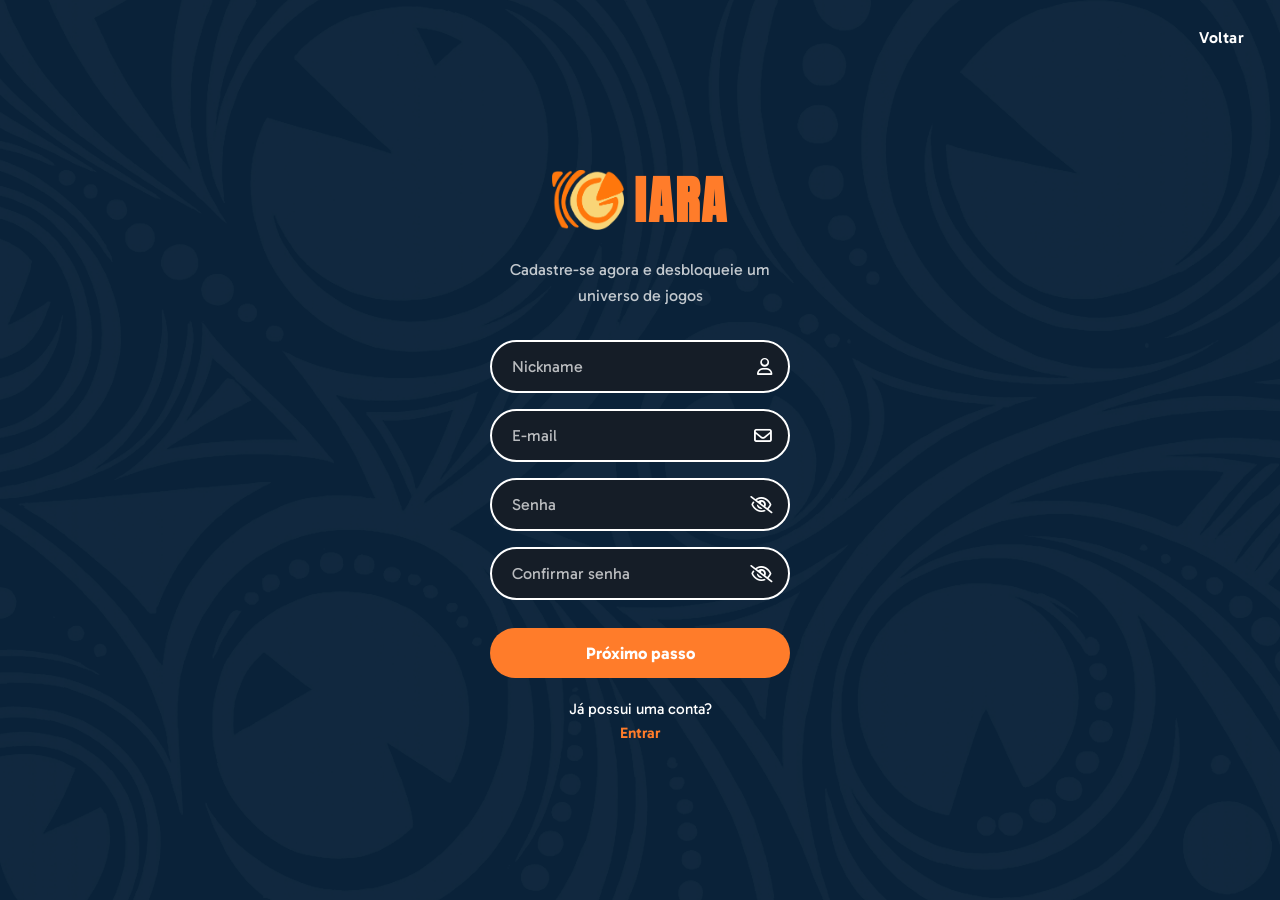
<file: formulario/criar conta.html>
<!DOCTYPE html>
<html lang="pt-BR">
<head>
  <meta charset="UTF-8">
  <meta name="viewport" content="width=device-width, initial-scale=1.0">
  <title>Criar conta – IARA</title>
  <link rel="icon" type="image/png" href="../imgs/favicon/favicon-96x96.png" sizes="96x96">
  <link rel="icon" type="image/svg+xml" href="../imgs/favicon/favicon.svg">
  <link rel="shortcut icon" href="../imgs/favicon/favicon.ico">
  <link rel="apple-touch-icon" sizes="180x180" href="../imgs/favicon/apple-touch-icon.png">
  <link rel="stylesheet" href="https://cdnjs.cloudflare.com/ajax/libs/font-awesome/6.5.0/css/all.min.css">
  <link rel="preconnect" href="https://fonts.googleapis.com">
  <link rel="preconnect" href="https://fonts.gstatic.com" crossorigin>
  <link href="https://fonts.googleapis.com/css2?family=Anton+SC&family=Gabarito:wght@400..900&display=swap" rel="stylesheet">
  <link rel="stylesheet" href="/formulario/style.css">
</head>
<body>
  <a href="../Index.html" class="voltar">Voltar</a>
  <div class="form-card">
    <div class="logo-area">
      <img src="../imgs/logo/logo_original.png" alt="IARA Logo">
      <span>IARA</span>
    </div>
    <p class="form-subtitle">Cadastre-se agora e desbloqueie um universo de jogos</p>
    <form action="preferencias.html" method="get" id="cadastro-form">
      <div class="input-field">
        <input type="text" id="nickname" name="nickname" placeholder="Nickname" required>
        <i class="fa-regular fa-user field-icon"></i>
      </div>
      <div class="input-field">
        <input type="email" id="email" name="email" placeholder="E-mail" required>
        <i class="fa-regular fa-envelope field-icon"></i>
      </div>
      <div class="input-field">
        <input type="password" id="senha" name="senha" placeholder="Senha" minlength="6" required>
        <i class="fa-regular fa-eye-slash field-icon toggle-password" data-target="senha" title="Mostrar senha"></i>
      </div>
      <div class="input-field">
        <input type="password" id="confirmar-senha" name="confirmar-senha" placeholder="Confirmar senha" minlength="6" required>
        <i class="fa-regular fa-eye-slash field-icon toggle-password" data-target="confirmar-senha" title="Mostrar senha"></i>
      </div>
      <button type="submit" class="btn-primary">Próximo passo</button>
    </form>
    <p class="form-footer">
      <span>Já possui uma conta?</span>
      <a href="login.html">Entrar</a>
    </p>
  </div>
  <script src="/javascript/cadastro.js"></script>
</body>
</html>
</file>
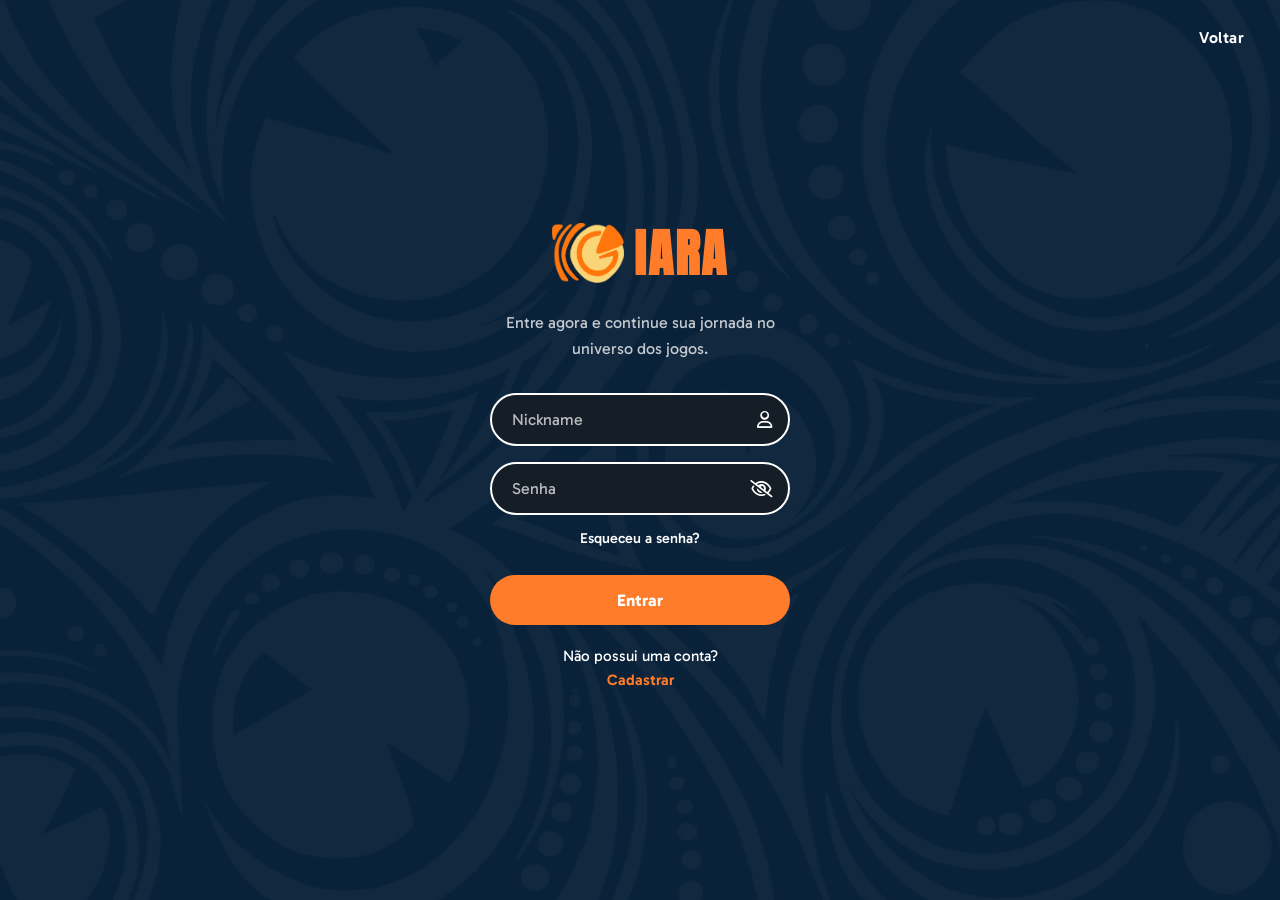
<file: formulario/login.html>
<!DOCTYPE html>
<html lang="pt-BR">
<head>
  <meta charset="UTF-8">
  <meta name="viewport" content="width=device-width, initial-scale=1.0">
  <title>Login – IARA</title>
  <link rel="icon" type="image/png" href="../imgs/favicon/favicon-96x96.png" sizes="96x96">
  <link rel="icon" type="image/svg+xml" href="../imgs/favicon/favicon.svg">
  <link rel="shortcut icon" href="../imgs/favicon/favicon.ico">
  <link rel="apple-touch-icon" sizes="180x180" href="../imgs/favicon/apple-touch-icon.png">
  <link rel="stylesheet" href="https://cdnjs.cloudflare.com/ajax/libs/font-awesome/6.5.0/css/all.min.css">
  <link rel="preconnect" href="https://fonts.googleapis.com">
  <link rel="preconnect" href="https://fonts.gstatic.com" crossorigin>
  <link href="https://fonts.googleapis.com/css2?family=Anton+SC&family=Gabarito:wght@400..900&display=swap" rel="stylesheet">
  <link rel="stylesheet" href="/formulario/style.css">
</head>
<body>

  <a href="../Index.html" class="voltar">Voltar</a>

  <div class="form-card">
    <div class="logo-area">
      <img src="../imgs/logo/logo_original.png" alt="IARA Logo">
      <span>IARA</span>
    </div>

    <p class="form-subtitle">Entre agora e continue sua jornada no universo dos jogos.</p>

    <form action="preferencias.html" method="get">
      <div class="input-field">
        <input type="text" id="nickname" name="nickname" placeholder="Nickname" required>
        <i class="fa-regular fa-user field-icon"></i>
      </div>

      <div class="input-field">
        <input type="password" id="senha" name="senha" placeholder="Senha" required minlength="6">
        <i
          class="fa-regular fa-eye-slash field-icon toggle-password"
          data-target="senha"
        ></i>
      </div>

      <a href="#" class="forgot">Esqueceu a senha?</a>

      <button type="submit" class="btn-primary">Entrar</button>
    </form>

    <p class="form-footer">
      <span>Não possui uma conta?</span>
      <a href="criar conta.html">Cadastrar</a>
    </p>
  </div>

  <script src="/javascript/login.js"></script>

</body>
</html>
</file>
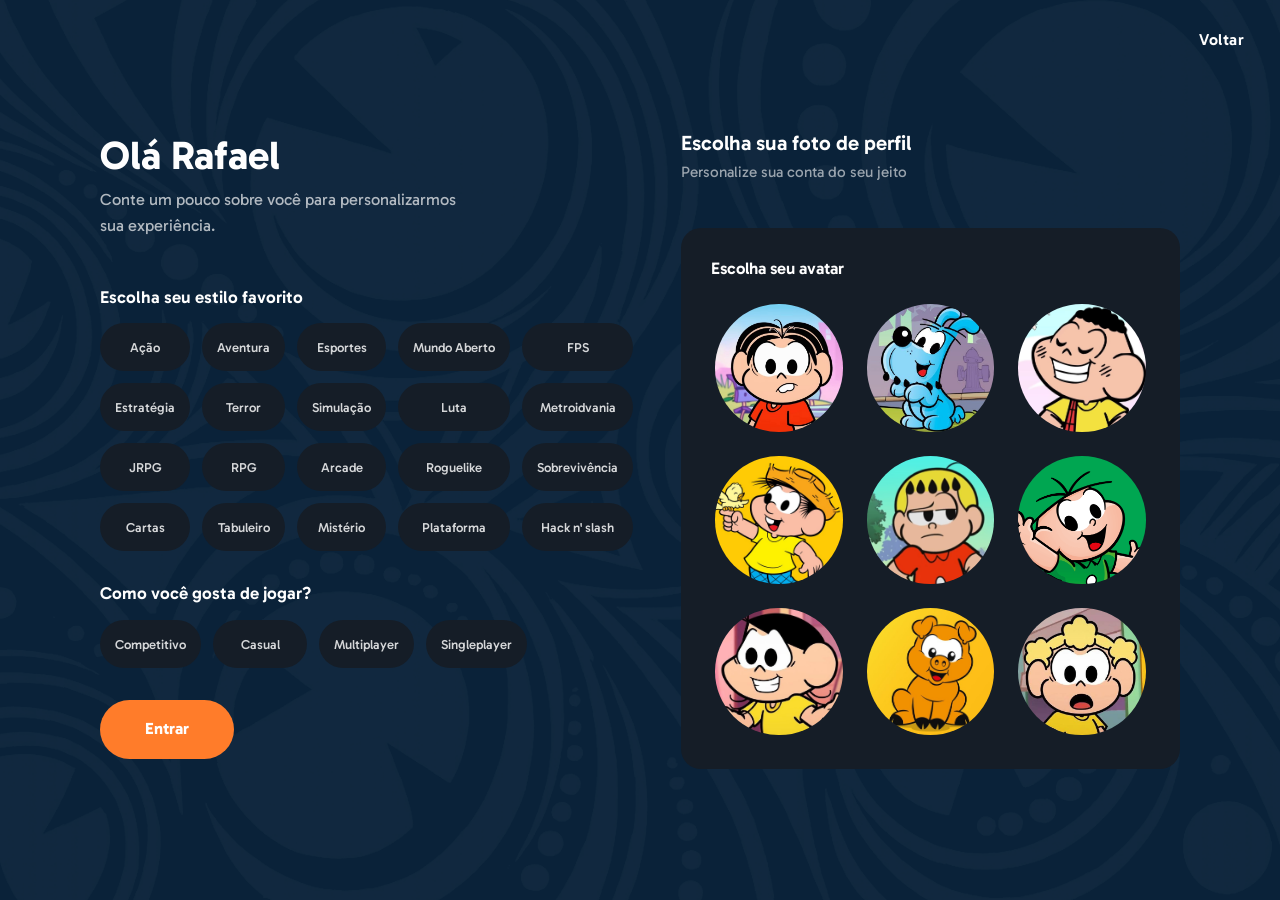
<file: formulario/preferencias.html>
<!DOCTYPE html>
<html lang="pt-BR">
<head>
  <meta charset="UTF-8">
  <meta name="viewport" content="width=device-width, initial-scale=1.0">
  <title>Preferências – IARA</title>
  <link rel="icon" type="image/png" href="../imgs/favicon/favicon-96x96.png" sizes="96x96">
  <link rel="icon" type="image/svg+xml" href="../imgs/favicon/favicon.svg">
  <link rel="shortcut icon" href="../imgs/favicon/favicon.ico">
  <link rel="apple-touch-icon" sizes="180x180" href="../imgs/favicon/apple-touch-icon.png">
  <link rel="preconnect" href="https://fonts.googleapis.com">
  <link rel="preconnect" href="https://fonts.gstatic.com" crossorigin>
  <link href="https://fonts.googleapis.com/css2?family=Anton+SC&family=Gabarito:wght@400..900&display=swap" rel="stylesheet">
  <link href="https://cdn.jsdelivr.net/npm/bootstrap@5.3.7/dist/css/bootstrap.min.css" rel="stylesheet">
  <link rel="stylesheet" href="preferencias.css">
</head>
<body>
  <a href="/formulario/criar conta.html" class="voltar">Voltar</a>
  <form action="../index.html" method="get">
    <main class="pref-wrapper container-fluid">
      <section class="pref-left d-flex flex-column">
        <div class="greeting">
          <h1>Olá Rafael</h1>
          <p>
            Conte um pouco sobre você para personalizarmos
            <br>
            sua experiência.
          </p>
        </div>
        <div class="pref-block">
          <h3>Escolha seu estilo favorito</h3>
          <div class="tags-row">
            <label class="tag">
              <input type="checkbox" name="estilo" value="acao">
              <span>Ação</span>
            </label>
            <label class="tag">
              <input type="checkbox" name="estilo" value="aventura">
              <span>Aventura</span>
            </label>
            <label class="tag">
              <input type="checkbox" name="estilo" value="esportes">
              <span>Esportes</span>
            </label>
            <label class="tag">
              <input type="checkbox" name="estilo" value="mundo-aberto">
              <span>Mundo Aberto</span>
            </label>
            <label class="tag">
              <input type="checkbox" name="estilo" value="fps">
              <span>FPS</span>
            </label>
            <label class="tag">
              <input type="checkbox" name="estilo" value="estrategia">
              <span>Estratégia</span>
            </label>
            <label class="tag">
              <input type="checkbox" name="estilo" value="terror">
              <span>Terror</span>
            </label>
            <label class="tag">
              <input type="checkbox" name="estilo" value="simulacao">
              <span>Simulação</span>
            </label>
            <label class="tag">
              <input type="checkbox" name="estilo" value="luta">
              <span>Luta</span>
            </label>
            <label class="tag">
              <input type="checkbox" name="estilo" value="metroidvania">
              <span>Metroidvania</span>
            </label>
            <label class="tag">
              <input type="checkbox" name="estilo" value="jrpg">
              <span>JRPG</span>
            </label>
            <label class="tag">
              <input type="checkbox" name="estilo" value="rpg">
              <span>RPG</span>
            </label>
            <label class="tag">
              <input type="checkbox" name="estilo" value="arcade">
              <span>Arcade</span>
            </label>
            <label class="tag">
              <input type="checkbox" name="estilo" value="roguelike">
              <span>Roguelike</span>
            </label>
            <label class="tag">
              <input type="checkbox" name="estilo" value="sobrevivencia">
              <span>Sobrevivência</span>
            </label>
            <label class="tag">
              <input type="checkbox" name="estilo" value="cartas">
              <span>Cartas</span>
            </label>
            <label class="tag">
              <input type="checkbox" name="estilo" value="tabuleiro">
              <span>Tabuleiro</span>
            </label>
            <label class="tag">
              <input type="checkbox" name="estilo" value="misterio">
              <span>Mistério</span>
            </label>
            <label class="tag">
              <input type="checkbox" name="estilo" value="plataforma">
              <span>Plataforma</span>
            </label>
            <label class="tag">
              <input type="checkbox" name="estilo" value="hack-slash">
              <span>Hack n' slash</span>
            </label>
          </div>
        </div>
        <div class="pref-block">
          <h3>Como você gosta de jogar?</h3>
          <div class="tags-row">
            <label class="tag">
              <input type="radio" name="modo" value="competitivo">
              <span>Competitivo</span>
            </label>
            <label class="tag">
              <input type="radio" name="modo" value="casual">
              <span>Casual</span>
            </label>
            <label class="tag">
              <input type="radio" name="modo" value="multiplayer">
              <span>Multiplayer</span>
            </label>
            <label class="tag">
              <input type="radio" name="modo" value="singleplayer">
              <span>Singleplayer</span>
            </label>
          </div>
        </div>
        <button type="submit" class="btn-entrar btn">Entrar</button>
      </section>
      <section class="pref-right d-flex flex-column">
        <div class="avatar-header">
          <h2>Escolha sua foto de perfil</h2>
          <p>Personalize sua conta do seu jeito</p>
        </div>
        <div class="avatar-box">
          <h3>Escolha seu avatar</h3>
          <div class="avatar-grid row g-0">
            <label class="avatar-option">
              <input type="radio" name="avatar" value="1">
              <img src="/imgs/preferencias/monica.jpg" alt="Avatar 1">
            </label>
            <label class="avatar-option">
              <input type="radio" name="avatar" value="2">
              <img src="/imgs/preferencias/bidu.jpg" alt="Avatar 2">
            </label>
            <label class="avatar-option">
              <input type="radio" name="avatar" value="3">
              <img src="/imgs/preferencias/cascao.jpg" alt="Avatar 3">
            </label>
            <label class="avatar-option">
              <input type="radio" name="avatar" value="4">
              <img src="/imgs/preferencias/chico.jpg" alt="Avatar 4">
            </label>
            <label class="avatar-option">
              <input type="radio" name="avatar" value="5">
              <img src="/imgs/preferencias/franjinha.jpg" alt="Avatar 5">
            </label>
            <label class="avatar-option">
              <input type="radio" name="avatar" value="6">
              <img src="/imgs/preferencias/cebolinha.jpg" alt="Avatar 6">
            </label>
            <label class="avatar-option">
              <input type="radio" name="avatar" value="7">
              <img src="/imgs/preferencias/magali.jpg" alt="Avatar 7">
            </label>
            <label class="avatar-option">
              <input type="radio" name="avatar" value="8">
              <img src="/imgs/preferencias/monicao.jpg" alt="Avatar 8">
            </label>
            <label class="avatar-option">
              <input type="radio" name="avatar" value="9">
              <img src="/imgs/preferencias/xaveco.jpg" alt="Avatar 9">
            </label>
          </div>
        </div>
      </section>
    </main>
  </form>
  <script src="https://cdn.jsdelivr.net/npm/bootstrap@5.3.7/dist/js/bootstrap.bundle.min.js"></script>
</body>
</html>
</file>
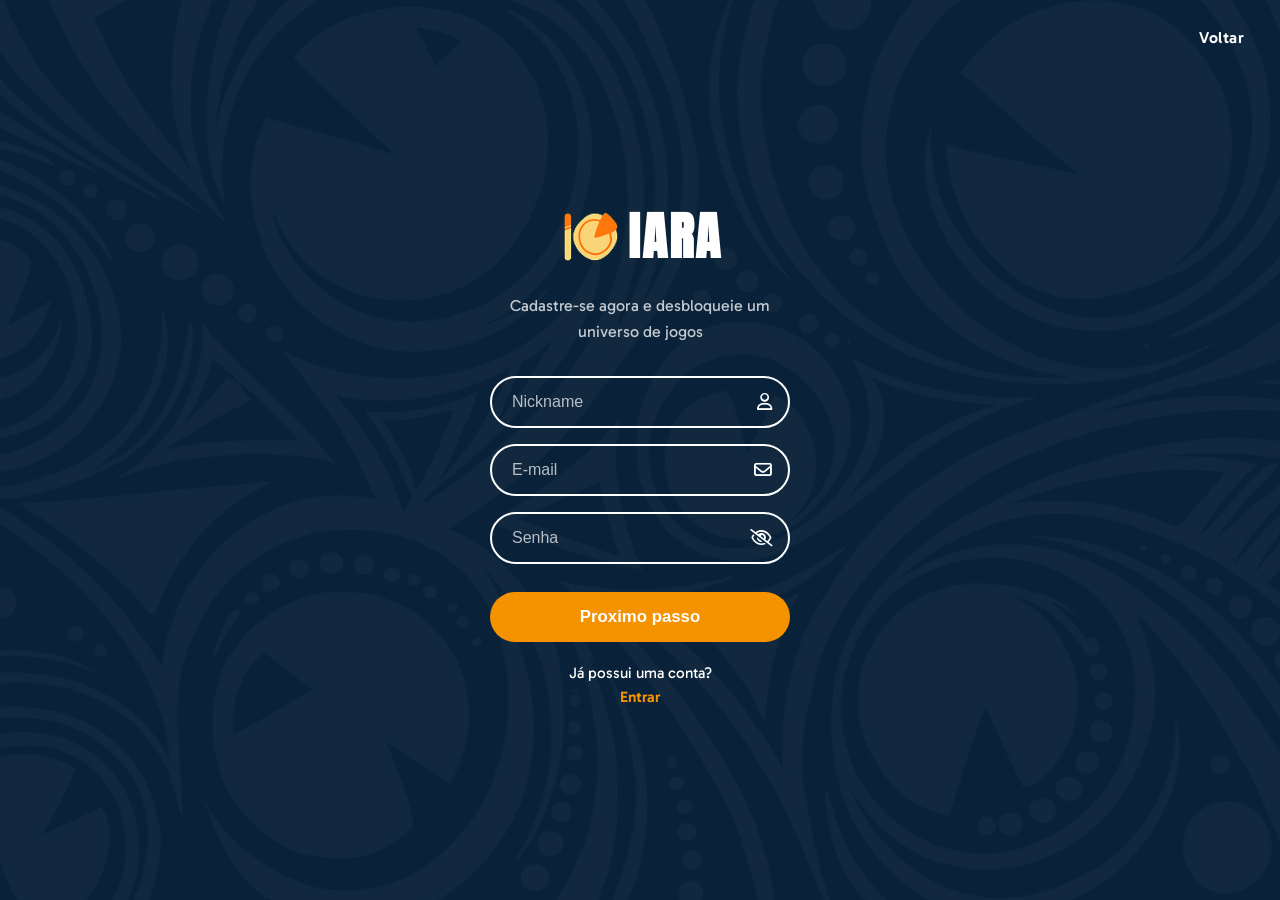
<file: FORMULÁRIO IARA GAMES/criar conta.html>
<!DOCTYPE html>
<html lang="pt-BR">
<head>
  <meta charset="UTF-8">
  <meta name="viewport" content="width=device-width, initial-scale=1.0">
  <title>Criar conta – IARA</title>
  <link rel="icon" type="image/png" href="../imgs/favicon/favicon-96x96.png" sizes="96x96">
  <link rel="icon" type="image/svg+xml" href="../imgs/favicon/favicon.svg">
  <link rel="shortcut icon" href="../imgs/favicon/favicon.ico">
  <link rel="apple-touch-icon" sizes="180x180" href="../imgs/favicon/apple-touch-icon.png">
  <link rel="stylesheet" href="https://cdnjs.cloudflare.com/ajax/libs/font-awesome/6.5.0/css/all.min.css">
  <link rel="preconnect" href="https://fonts.googleapis.com">
  <link rel="preconnect" href="https://fonts.gstatic.com" crossorigin>
  <link href="https://fonts.googleapis.com/css2?family=Anton+SC&family=Gabarito:wght@400..900&display=swap" rel="stylesheet">
  <link rel="stylesheet" href="style.css">
</head>
<body>

  <a href="../Index.html" class="voltar">Voltar</a>

  <div class="form-card">
    <div class="logo-area">
      <img src="../imgs/logo/logo.png" alt="IARA Logo">
      <span>IARA</span>
    </div>

    <p class="form-subtitle">Cadastre-se agora e desbloqueie um universo de jogos</p>

    <form action="preferencias.html" method="get">
      <div class="input-field">
        <input type="text" id="nickname" name="nickname" placeholder="Nickname" required>
        <i class="fa-regular fa-user field-icon"></i>
      </div>

      <div class="input-field">
        <input type="email" id="email" name="email" placeholder="E-mail" required>
        <i class="fa-regular fa-envelope field-icon"></i>
      </div>

      <div class="input-field">
        <input type="password" id="senha" name="senha" placeholder="Senha" required minlength="6">
        <i class="fa-regular fa-eye-slash field-icon"></i>
      </div>

      <button type="submit" class="btn-primary">Proximo passo</button>
    </form>

    <p class="form-footer">
      <span>Já possui uma conta?</span>
      <a href="login.html">Entrar</a>
    </p>
  </div>

</body>
</html>
</file>
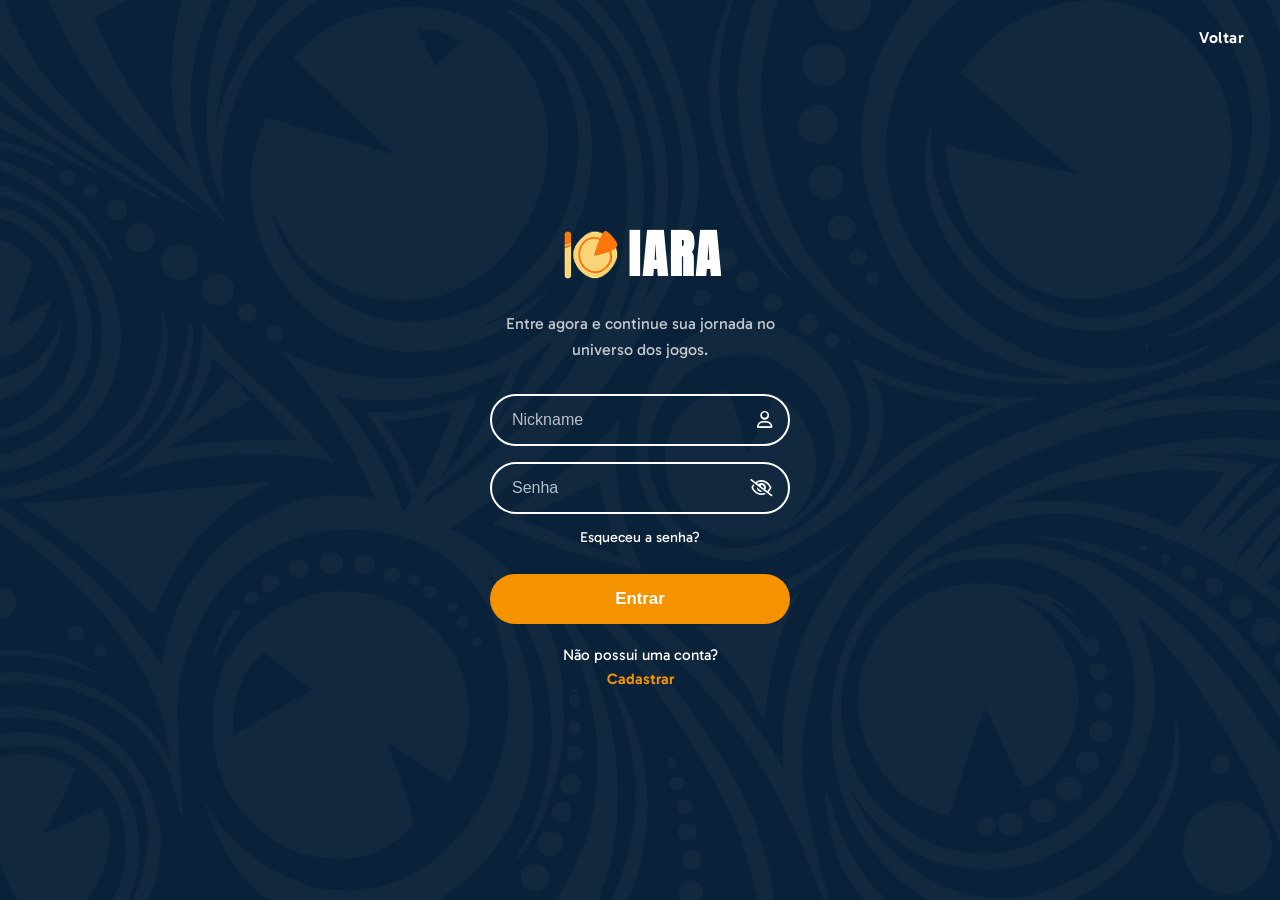
<file: FORMULÁRIO IARA GAMES/login.html>
<!DOCTYPE html>
<html lang="pt-BR">
<head>
  <meta charset="UTF-8">
  <meta name="viewport" content="width=device-width, initial-scale=1.0">
  <title>Login – IARA</title>
  <link rel="icon" type="image/png" href="../imgs/favicon/favicon-96x96.png" sizes="96x96">
  <link rel="icon" type="image/svg+xml" href="../imgs/favicon/favicon.svg">
  <link rel="shortcut icon" href="../imgs/favicon/favicon.ico">
  <link rel="apple-touch-icon" sizes="180x180" href="../imgs/favicon/apple-touch-icon.png">
  <link rel="stylesheet" href="https://cdnjs.cloudflare.com/ajax/libs/font-awesome/6.5.0/css/all.min.css">
  <link rel="preconnect" href="https://fonts.googleapis.com">
  <link rel="preconnect" href="https://fonts.gstatic.com" crossorigin>
  <link href="https://fonts.googleapis.com/css2?family=Anton+SC&family=Gabarito:wght@400..900&display=swap" rel="stylesheet">
  <link rel="stylesheet" href="style.css">
</head>
<body>

  <a href="../Index.html" class="voltar">Voltar</a>

  <div class="form-card">
    <div class="logo-area">
      <img src="../imgs/logo/logo.png" alt="IARA Logo">
      <span>IARA</span>
    </div>

    <p class="form-subtitle">Entre agora e continue sua jornada no universo dos jogos.</p>

    <form action="preferencias.html" method="get">
      <div class="input-field">
        <input type="text" id="nickname" name="nickname" placeholder="Nickname" required>
        <i class="fa-regular fa-user field-icon"></i>
      </div>

      <div class="input-field">
        <input type="password" id="senha" name="senha" placeholder="Senha" required minlength="6">
        <i class="fa-regular fa-eye-slash field-icon"></i>
      </div>

      <a href="#" class="forgot">Esqueceu a senha?</a>

      <button type="submit" class="btn-primary">Entrar</button>
    </form>

    <p class="form-footer">
      <span>Não possui uma conta?</span>
      <a href="criar conta.html">Cadastrar</a>
    </p>
  </div>

</body>
</html>
</file>
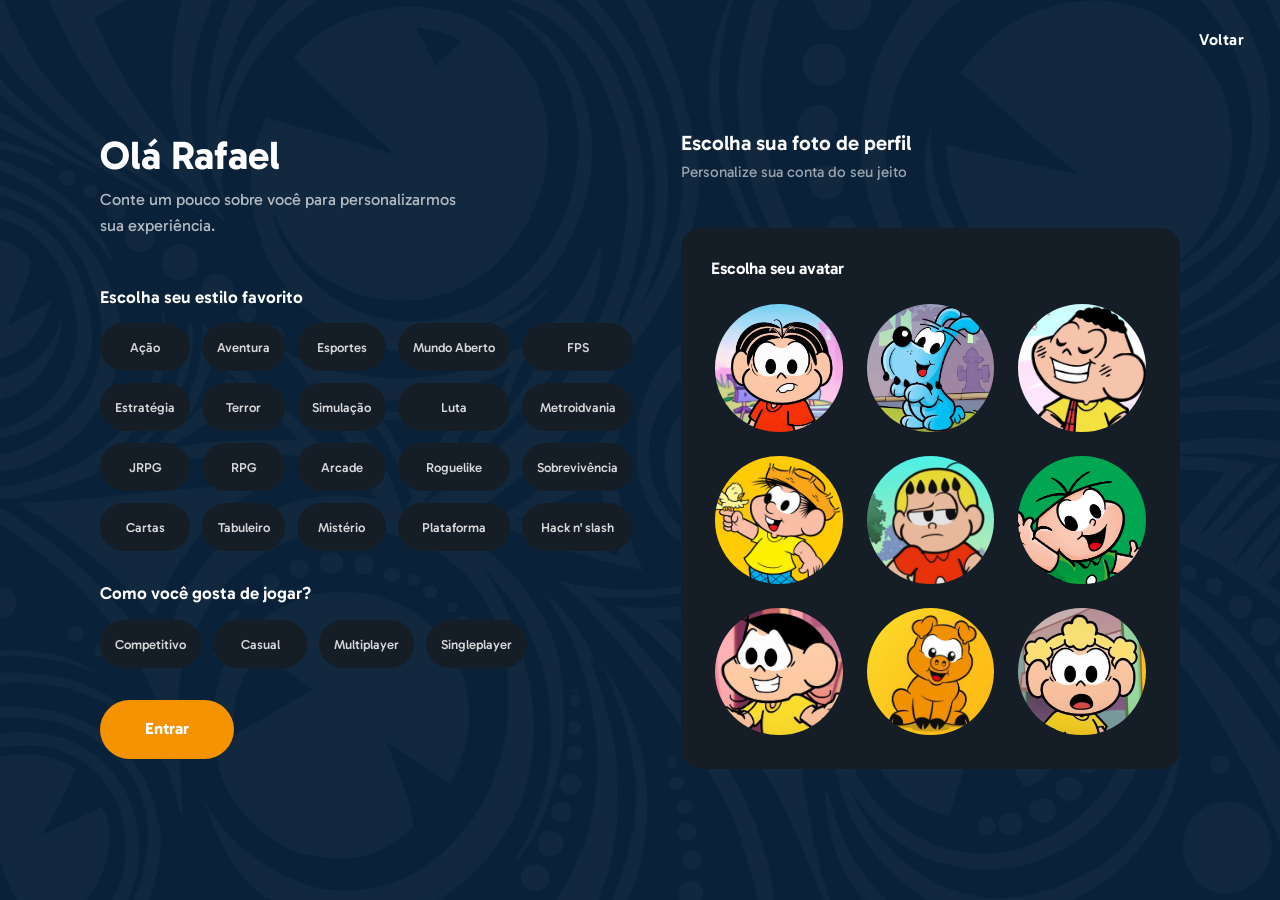
<file: FORMULÁRIO IARA GAMES/preferencias.html>
<!DOCTYPE html>
<html lang="pt-BR">
<head>
  <meta charset="UTF-8">
  <meta name="viewport" content="width=device-width, initial-scale=1.0">

  <title>Preferências – IARA</title>

  <link rel="icon" type="image/png" href="../imgs/favicon/favicon-96x96.png" sizes="96x96">
  <link rel="icon" type="image/svg+xml" href="../imgs/favicon/favicon.svg">
  <link rel="shortcut icon" href="../imgs/favicon/favicon.ico">
  <link rel="apple-touch-icon" sizes="180x180" href="../imgs/favicon/apple-touch-icon.png">

  <!-- Google Fonts -->
  <link rel="preconnect" href="https://fonts.googleapis.com">
  <link rel="preconnect" href="https://fonts.gstatic.com" crossorigin>

  <link
    href="https://fonts.googleapis.com/css2?family=Anton+SC&family=Gabarito:wght@400..900&display=swap"
    rel="stylesheet"
  >

  <!-- Bootstrap -->
  <link
    href="https://cdn.jsdelivr.net/npm/bootstrap@5.3.7/dist/css/bootstrap.min.css"
    rel="stylesheet"
  >

  <!-- CSS -->
  <link rel="stylesheet" href="preferencias.css">
</head>

<body>

  <a href="/FORMULÁRIO IARA GAMES/criar conta.html" class="voltar">
    Voltar
  </a>

  <form action="../index.html" method="get">

    <main class="pref-wrapper container-fluid">

      <!-- Coluna esquerda -->
      <section class="pref-left d-flex flex-column">

        <div class="greeting">
          <h1>Olá Rafael</h1>

          <p>
            Conte um pouco sobre você para personalizarmos
            <br>
            sua experiência.
          </p>
        </div>

        <!-- Estilos -->
        <div class="pref-block">

          <h3>Escolha seu estilo favorito</h3>

          <div class="tags-row">

            <label class="tag">
              <input type="checkbox" name="estilo" value="acao">
              <span>Ação</span>
            </label>

            <label class="tag">
              <input type="checkbox" name="estilo" value="aventura">
              <span>Aventura</span>
            </label>

            <label class="tag">
              <input type="checkbox" name="estilo" value="esportes">
              <span>Esportes</span>
            </label>

            <label class="tag">
              <input type="checkbox" name="estilo" value="mundo-aberto">
              <span>Mundo Aberto</span>
            </label>

            <label class="tag">
              <input type="checkbox" name="estilo" value="fps">
              <span>FPS</span>
            </label>

            <label class="tag">
              <input type="checkbox" name="estilo" value="estrategia">
              <span>Estratégia</span>
            </label>

            <label class="tag">
              <input type="checkbox" name="estilo" value="terror">
              <span>Terror</span>
            </label>

            <label class="tag">
              <input type="checkbox" name="estilo" value="simulacao">
              <span>Simulação</span>
            </label>

            <label class="tag">
              <input type="checkbox" name="estilo" value="luta">
              <span>Luta</span>
            </label>

            <label class="tag">
              <input type="checkbox" name="estilo" value="metroidvania">
              <span>Metroidvania</span>
            </label>

            <label class="tag">
              <input type="checkbox" name="estilo" value="jrpg">
              <span>JRPG</span>
            </label>

            <label class="tag">
              <input type="checkbox" name="estilo" value="rpg">
              <span>RPG</span>
            </label>

            <label class="tag">
              <input type="checkbox" name="estilo" value="arcade">
              <span>Arcade</span>
            </label>

            <label class="tag">
              <input type="checkbox" name="estilo" value="roguelike">
              <span>Roguelike</span>
            </label>

            <label class="tag">
              <input type="checkbox" name="estilo" value="sobrevivencia">
              <span>Sobrevivência</span>
            </label>

            <label class="tag">
              <input type="checkbox" name="estilo" value="cartas">
              <span>Cartas</span>
            </label>

            <label class="tag">
              <input type="checkbox" name="estilo" value="tabuleiro">
              <span>Tabuleiro</span>
            </label>

            <label class="tag">
              <input type="checkbox" name="estilo" value="misterio">
              <span>Mistério</span>
            </label>

            <label class="tag">
              <input type="checkbox" name="estilo" value="plataforma">
              <span>Plataforma</span>
            </label>

            <label class="tag">
              <input type="checkbox" name="estilo" value="hack-slash">
              <span>Hack n' slash</span>
            </label>

          </div>
        </div>

        <!-- Modo -->
        <div class="pref-block">

          <h3>Como você gosta de jogar?</h3>

          <div class="tags-row">

            <label class="tag">
              <input type="radio" name="modo" value="competitivo">
              <span>Competitivo</span>
            </label>

            <label class="tag">
              <input type="radio" name="modo" value="casual">
              <span>Casual</span>
            </label>

            <label class="tag">
              <input type="radio" name="modo" value="multiplayer">
              <span>Multiplayer</span>
            </label>

            <label class="tag">
              <input type="radio" name="modo" value="singleplayer">
              <span>Singleplayer</span>
            </label>

          </div>
        </div>

        <!-- Botão -->
        <button type="submit" class="btn-entrar btn">
          Entrar
        </button>

      </section>

      <!-- Coluna direita -->
      <section class="pref-right d-flex flex-column">

        <div class="avatar-header">
          <h2>Escolha sua foto de perfil</h2>
          <p>Personalize sua conta do seu jeito</p>
        </div>

        <div class="avatar-box">

          <h3>Escolha seu avatar</h3>

          <div class="avatar-grid row g-0">

            <label class="avatar-option">
              <input type="radio" name="avatar" value="1">
              <img src="/imgs/preferencias/monica.jpg" alt="Avatar 1">
            </label>

            <label class="avatar-option">
              <input type="radio" name="avatar" value="2">
              <img src="/imgs/preferencias/bidu.jpg" alt="Avatar 2">
            </label>

            <label class="avatar-option">
              <input type="radio" name="avatar" value="3">
              <img src="/imgs/preferencias/cascao.jpg" alt="Avatar 3">
            </label>

            <label class="avatar-option">
              <input type="radio" name="avatar" value="4">
              <img src="/imgs/preferencias/chico.jpg" alt="Avatar 4">
            </label>

            <label class="avatar-option">
              <input type="radio" name="avatar" value="5">
              <img src="/imgs/preferencias/franjinha.jpg" alt="Avatar 5">
            </label>

            <label class="avatar-option">
              <input type="radio" name="avatar" value="6">
              <img src="/imgs/preferencias/cebolinha.jpg" alt="Avatar 6">
            </label>

            <label class="avatar-option">
              <input type="radio" name="avatar" value="7">
              <img src="/imgs/preferencias/magali.jpg" alt="Avatar 7">
            </label>

            <label class="avatar-option">
              <input type="radio" name="avatar" value="8">
              <img src="/imgs/preferencias/monicao.jpg" alt="Avatar 8">
            </label>

            <label class="avatar-option">
              <input type="radio" name="avatar" value="9">
              <img src="/imgs/preferencias/xaveco.jpg" alt="Avatar 9">
            </label>

          </div>

        </div>

      </section>

    </main>

  </form>

  <!-- Bootstrap JS -->
  <script src="https://cdn.jsdelivr.net/npm/bootstrap@5.3.7/dist/js/bootstrap.bundle.min.js"></script>

</body>
</html>
</file>
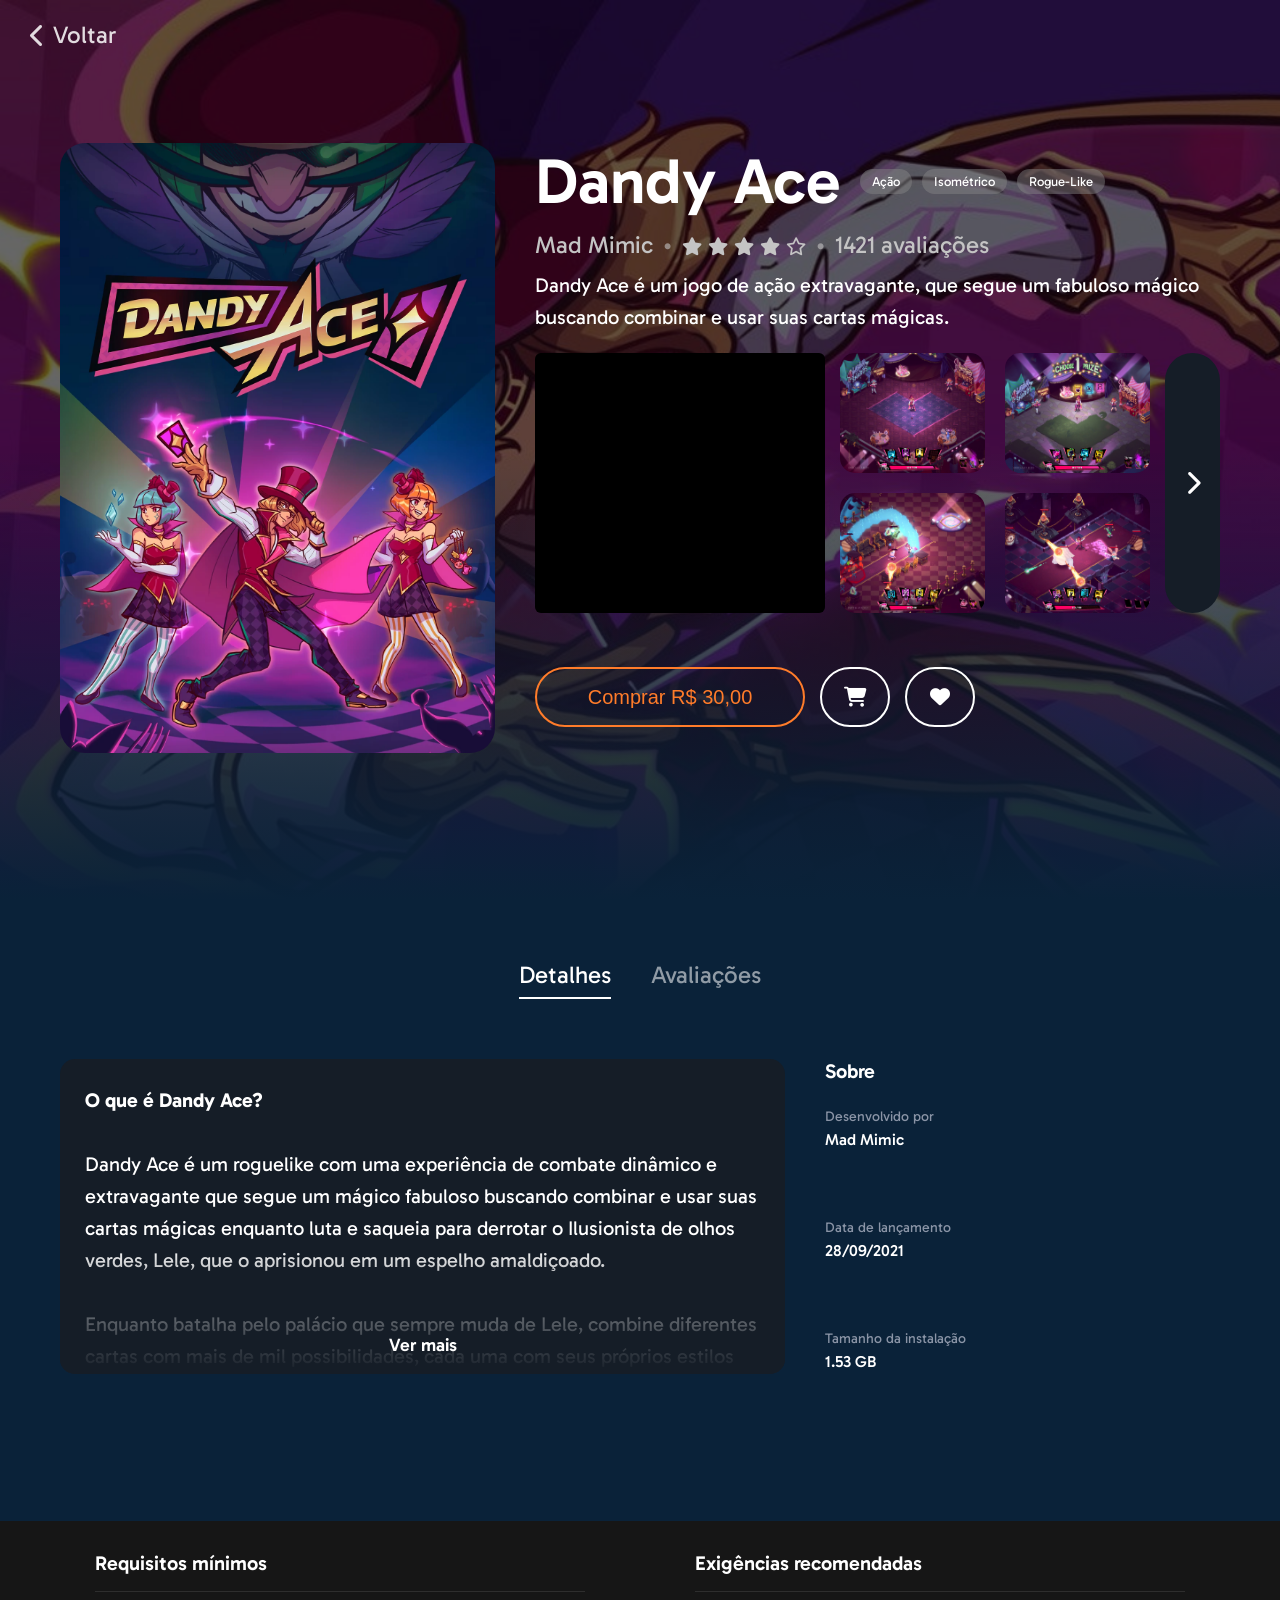
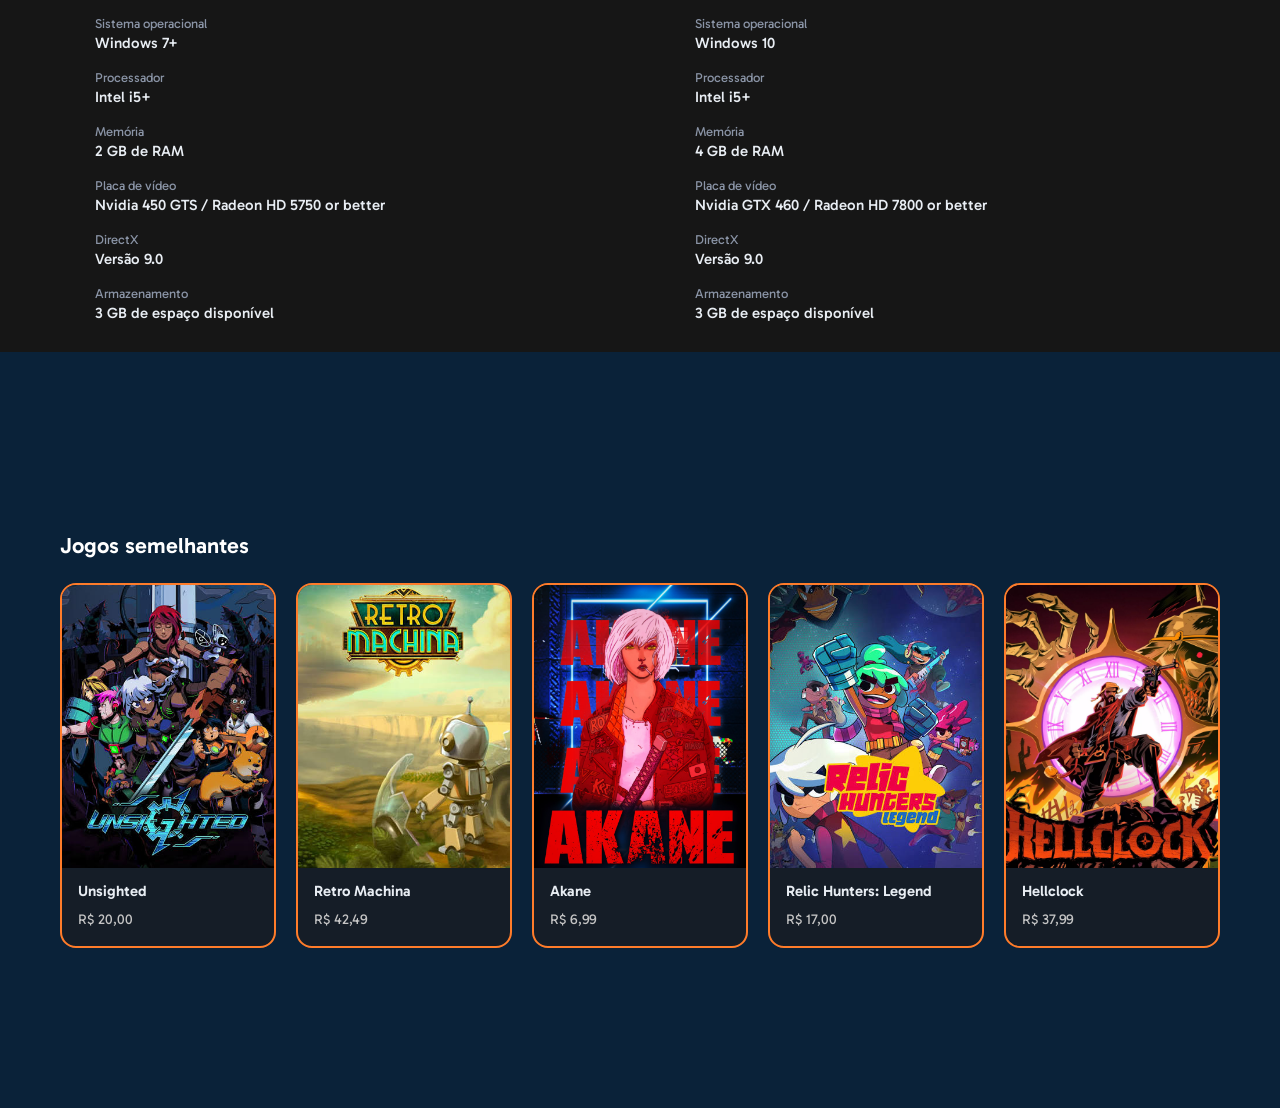
<file: games/compra.html>
<!DOCTYPE html>
<html lang="pt-BR">
<head>
  <meta charset="UTF-8">
  <meta name="viewport" content="width=device-width, initial-scale=1.0">
  <title>Página do Jogo</title>

  <link rel="icon" type="image/png" href="/imgs/favicon/favicon-96x96.png" sizes="96x96">
  <link rel="icon" type="image/svg+xml" href="/imgs/favicon/favicon.svg">
  <link rel="shortcut icon" href="/imgs/favicon/favicon.ico">
  <link rel="apple-touch-icon" sizes="180x180" href="/imgs/favicon/apple-touch-icon.png">
  <link rel="manifest" href="/imgs/favicon/site.webmanifest">

  <link rel="preconnect" href="https://fonts.googleapis.com">
  <link rel="preconnect" href="https://fonts.gstatic.com" crossorigin>
  <link href="https://fonts.googleapis.com/css2?family=Gabarito:wght@400..900&display=swap" rel="stylesheet">
  <link rel="stylesheet" href="https://cdnjs.cloudflare.com/ajax/libs/font-awesome/6.5.0/css/all.min.css">
  <link rel="stylesheet" href="/games/compra.css">
</head>

<body>
  <div class="background"></div>

  <a href="/index.html" class="back-button">
    <i class="fa-solid fa-chevron-left"></i>
    Voltar
  </a>

  <main class="content">
    <article class="game-container">
      <figure class="game-cover">
        <img src="/games/img/capa.webp" alt="Capa do jogo Dandy Ace">
      </figure>

      <section class="game-info">
        <header class="game-header">
          <h1>Dandy Ace</h1>
          <ul class="game-tags">
            <li>Ação</li>
            <li>Isométrico</li>
            <li>Rogue-Like</li>
          </ul>
        </header>

        <div class="game-subinfo">
          <span>Mad Mimic</span>
          <span class="dot">•</span>
          <div class="rating" aria-label="4 de 5 estrelas">
            <i class="fa-solid fa-star"></i>
            <i class="fa-solid fa-star"></i>
            <i class="fa-solid fa-star"></i>
            <i class="fa-solid fa-star"></i>
            <i class="fa-regular fa-star"></i>
          </div>
          <span class="dot">•</span>
          <span>1421 avaliações</span>
        </div>

        <p class="game-description">
          Dandy Ace é um jogo de ação extravagante, que segue um fabuloso mágico buscando combinar e usar suas cartas mágicas.
        </p>

        <div class="media-section">
          <div class="media-viewport">
            <div class="media-track" id="media-track">
              <div class="media-panel">
                <div class="media-video">
                  <video class="game-video" autoplay muted loop playsinline>
                    <source src="/games/video/gameplay.mp4" type="video/mp4">
                  </video>
                </div>

                <div class="media-grid">
                  <img src="/games/img/gameplay1.jpg" alt="Gameplay 1">
                  <img src="/games/img/gameplay2.jpg" alt="Gameplay 2">
                  <img src="/games/img/gameplay3.jpg" alt="Gameplay 3">
                  <img src="/games/img/gameplay4.jpg" alt="Gameplay 4">
                </div>
              </div>

              <div class="media-panel media-panel-extra" aria-hidden="true">
                <div class="media-grid media-grid-extra">
                  <img src="/games/img/gameplay5.jpg" alt="Gameplay 5">
                  <img src="/games/img/gameplay6.jpg" alt="Gameplay 6">
                  <img src="/games/img/gameplay7.jpg" alt="Gameplay 7">
                  <img src="/games/img/gameplay8.jpg" alt="Gameplay 8">
                  <img src="/games/img/gameplay9.jpg" alt="Gameplay 9">
                  <img src="/games/img/gameplay10.jpg" alt="Gameplay 10">
                </div>
              </div>
            </div>
          </div>

          <button class="media-more" aria-label="Ver mais mídias" aria-expanded="false" aria-controls="media-track">
            <i class="fa-solid fa-chevron-right"></i>
          </button>
        </div>

        <div class="action-buttons">
          <button class="buy-button">Comprar R$ 30,00</button>
          <button class="icon-button" aria-label="Adicionar ao carrinho">
            <i class="fa-solid fa-cart-shopping"></i>
          </button>
          <button class="icon-button" aria-label="Adicionar aos favoritos">
            <i class="fa-solid fa-heart"></i>
          </button>
        </div>
      </section>
    </article>
  </main>

  <nav class="bottom-navigation">
    <span class="active">Detalhes</span>
    <span>Avaliações</span>
  </nav>

  <section class="details-section">
    <div class="details-container">
      <div class="details-box">
        <p class="details-text">
          <strong>O que é Dandy Ace?</strong>
          <br><br>
          Dandy Ace é um roguelike com uma experiência de combate dinâmico e extravagante que segue um mágico fabuloso buscando combinar e usar suas cartas mágicas enquanto luta e saqueia para derrotar o Ilusionista de olhos verdes, Lele, que o aprisionou em um espelho amaldiçoado.
          <br><br>
          Enquanto batalha pelo palácio que sempre muda de Lele, combine diferentes cartas com mais de mil possibilidades, cada uma com seus próprios estilos de jogo e poderes.
          <br><br>
          Cada partida oferece novos desafios e combinações para os jogadores explorarem à medida que chegam mais perto de Lele.
          <br><br>
          Jogue como Dandy Ace, o incrível herói, e sobreviva aos desafios do palácio extravagante, luxuoso e em constante mudança criado para derrotá-lo, cheio de criaturas bizarras e chefes ultrajantes. Encontre todas as cartas mágicas, reúna fragmentos de espelho e ouro e obtenha ajuda de seus assistentes e aliados não convencionais.
        </p>
        <div class="fade-overlay"></div>
        <button class="read-more">Ver mais</button>
      </div>

      <aside class="info-lateral">
        <div class="topo">
          <h3>Sobre</h3>
        </div>
        <dl>
          <div class="item">
            <dt class="label">Desenvolvido por</dt>
            <dd class="valor">Mad Mimic</dd>
          </div>
          <div class="item">
            <dt class="label">Data de lançamento</dt>
            <dd class="valor">28/09/2021</dd>
          </div>
          <div class="item">
            <dt class="label">Tamanho da instalação</dt>
            <dd class="valor">1.53 GB</dd>
          </div>
        </dl>
      </aside>
    </div>
  </section>

  <section class="requirements-section">
    <div class="requirements-container">
      <div class="requirements-box">
        <h3 class="requirements-title">Requisitos mínimos</h3>
        <div class="requirements-divider"></div>
        <dl class="requirements-list">
          <div>
            <dt class="req-label">Sistema operacional</dt>
            <dd class="req-value">Windows 7+</dd>
          </div>
          <div>
            <dt class="req-label">Processador</dt>
            <dd class="req-value">Intel i5+</dd>
          </div>
          <div>
            <dt class="req-label">Memória</dt>
            <dd class="req-value">2 GB de RAM</dd>
          </div>
          <div>
            <dt class="req-label">Placa de vídeo</dt>
            <dd class="req-value">Nvidia 450 GTS / Radeon HD 5750 or better</dd>
          </div>
          <div>
            <dt class="req-label">DirectX</dt>
            <dd class="req-value">Versão 9.0</dd>
          </div>
          <div>
            <dt class="req-label">Armazenamento</dt>
            <dd class="req-value">3 GB de espaço disponível</dd>
          </div>
        </dl>
      </div>

      <div class="requirements-box">
        <h3 class="requirements-title">Exigências recomendadas</h3>
        <div class="requirements-divider"></div>
        <dl class="requirements-list">
          <div>
            <dt class="req-label">Sistema operacional</dt>
            <dd class="req-value">Windows 10</dd>
          </div>
          <div>
            <dt class="req-label">Processador</dt>
            <dd class="req-value">Intel i5+</dd>
          </div>
          <div>
            <dt class="req-label">Memória</dt>
            <dd class="req-value">4 GB de RAM</dd>
          </div>
          <div>
            <dt class="req-label">Placa de vídeo</dt>
            <dd class="req-value">Nvidia GTX 460 / Radeon HD 7800 or better</dd>
          </div>
          <div>
            <dt class="req-label">DirectX</dt>
            <dd class="req-value">Versão 9.0</dd>
          </div>
          <div>
            <dt class="req-label">Armazenamento</dt>
            <dd class="req-value">3 GB de espaço disponível</dd>
          </div>
        </dl>
      </div>
    </div>
  </section>

  <section class="similar-section">
    <div class="similar-container">
      <h2 class="similar-title">Jogos semelhantes</h2>
      <ul class="similar-grid">
        <li class="similar-card">
          <figure class="similar-cover">
            <img src="/games/img/unsighted.jpeg" alt="Unsighted">
          </figure>
          <div class="similar-info">
            <span class="similar-name">Unsighted</span>
            <span class="similar-price">R$ 20,00</span>
          </div>
        </li>
        <li class="similar-card">
          <figure class="similar-cover">
            <img src="/games/img/retro.jpeg" alt="Retro Machina">
          </figure>
          <div class="similar-info">
            <span class="similar-name">Retro Machina</span>
            <span class="similar-price">R$ 42,49</span>
          </div>
        </li>
        <li class="similar-card">
          <figure class="similar-cover">
            <img src="/games/img/akane.jpg" alt="Akane">
          </figure>
          <div class="similar-info">
            <span class="similar-name">Akane</span>
            <span class="similar-price">R$ 6,99</span>
          </div>
        </li>
        <li class="similar-card">
          <figure class="similar-cover">
            <img src="/games/img/relic.jpeg" alt="Relic Hunters: Legend">
          </figure>
          <div class="similar-info">
            <span class="similar-name">Relic Hunters: Legend</span>
            <span class="similar-price">R$ 17,00</span>
          </div>
        </li>
        <li class="similar-card">
          <figure class="similar-cover">
            <img src="/games/img/clock.webp" alt="Hellclock">
          </figure>
          <div class="similar-info">
            <span class="similar-name">Hellclock</span>
            <span class="similar-price">R$ 37,99</span>
          </div>
        </li>
      </ul>
    </div>
  </section>

  <script src="/javascript/game.js"></script>
</body>
</html>
</file>
<file: formulario/style.css>
* {
  margin: 0;
  padding: 0;
  box-sizing: border-box;
}

:root {
  --azul-escuro: #151D27;
  --azul-marinho: #0A2239;
  --azul-campo: #151D27;
  --laranja: #ff7c2a;
  --branco: #fefefe;
}

body {
  min-height: 100vh;
  background-color: var(--azul-marinho);
  background-image: url("../imgs/background/fundo_formulario.png");
  background-size: cover;
  background-position: center;
  display: flex;
  justify-content: center;
  align-items: center;
  font-family: "Gabarito", "Arial", sans-serif;
  font-size: 17px;
}

.voltar {
  position: fixed;
  top: 28px;
  right: 36px;
  color: var(--branco);
  text-decoration: none;
  font-size: 1rem;
  font-weight: 600;
  letter-spacing: 0.5px;
  transition: opacity 0.35s ease, transform 0.35s ease;
}

.voltar:hover {
  opacity: 0.75;
  transform: translateY(-1px);
}

.form-card {
  width: 100%;
  max-width: 460px;
  padding: 48px 40px 40px;
  display: flex;
  flex-direction: column;
  align-items: center;
}

.logo-area {
  display: flex;
  align-items: center;
  gap: 10px;
  margin-bottom: 18px;
}

.logo-area img {
  height: 60px;
}

.logo-area span {
  font-size: 3.2rem;
  font-weight: 700;
  color: var(--laranja);
  font-family: "Anton SC", "Arial", sans-serif;
  letter-spacing: 2px;
}

.form-subtitle {
  color: rgba(255, 255, 255, 0.75);
  font-size: 1rem;
  text-align: center;
  line-height: 1.6;
  margin-bottom: 32px;
  max-width: 300px;
}

form {
  width: 100%;
  display: flex;
  flex-direction: column;
  gap: 16px;
}

.input-field {
  width: 300px;
  margin: 0 auto;
  position: relative;
}

.input-field input {
  width: 100%;
  padding: 15px 46px 15px 20px;
  background-color: var(--azul-campo);
  border: 2px solid white;
  border-radius: 100px;
  color: var(--branco);
  font-family: "Gabarito", "Arial", sans-serif;
  font-size: 1rem;
  outline: none;
  transition: border-color 0.3s ease, background-color 0.3s ease, box-shadow 0.3s ease;
}

.input-field input::placeholder {
  color: rgba(255, 255, 255, 0.7);
}

.input-field input:focus {
  border-color: var(--laranja);
  background-color: #182431;
  box-shadow: 0 0 0 2px rgba(255, 124, 42, 0.08);
}

.field-icon {
  position: absolute;
  right: 18px;
  top: 50%;
  transform: translateY(-50%);
  font-size: 1.1rem;
  color: white;
  pointer-events: none;
}

.toggle-password {
  pointer-events: auto;
  cursor: pointer;
  transition: color 0.25s ease, transform 0.25s ease;
}

.toggle-password:hover {
  color: var(--laranja);
  transform: translateY(-50%) scale(1.08);
}

.toggle-password:active {
  transform: translateY(-50%) scale(0.95);
}

.forgot {
  display: block;
  width: 300px;
  margin: -2px auto 0;
  color: var(--branco);
  font-size: 0.9rem;
  font-weight: 500;
  text-align: center;
  text-decoration: none;
  transition: color 0.3s ease, opacity 0.3s ease, transform 0.3s ease;
}

.forgot:hover {
  color: var(--laranja);
  opacity: 0.9;
  transform: translateY(-1px);
}

.btn-primary {
  width: 300px;
  margin: 12px auto 0;
  padding: 15px;
  background: var(--laranja);
  border: none;
  border-radius: 100px;
  color: var(--branco);
  font-family: "Gabarito", "Arial", sans-serif;
  font-size: 1.05rem;
  font-weight: 700;
  cursor: pointer;
  transition: transform 0.25s ease, filter 0.25s ease;
}

.btn-primary:hover {
  transform: translateY(-2px);
  filter: brightness(1.1);
}

.btn-primary:active {
  transform: translateY(0);
}

.form-footer {
  margin-top: 22px;
  color: white;
  font-size: 0.95rem;
  text-align: center;
}

.form-footer span {
  display: block;
  margin-bottom: 6px;
}

.form-footer a {
  display: inline-block;
  color: var(--laranja);
  text-decoration: none;
  font-weight: 600;
  border-bottom: 2px solid transparent;
  padding-bottom: 2px;
  transition: border-color 0.3s ease, transform 0.3s ease, opacity 0.3s ease;
}

.form-footer a:hover {
  border-color: var(--laranja);
  transform: translateY(-1px);
  opacity: 0.85;
}

.input-field input.input-error {
  border-color: #ff4d4d;
}

.input-field input.input-success {
  border-color: #4fd16f;
}

@media (max-width: 500px) {
  .form-card {
    padding: 40px 25px 30px;
  }
  .voltar {
    top: 20px;
    right: 20px;
  }
  .logo-area span {
    font-size: 2.8rem;
  }
  .input-field,
  .btn-primary,
  .forgot {
    width: 100%;
    max-width: 300px;
  }
}
</file>
<file: formulario/preferencias.css>
* {
  margin: 0;
  padding: 0;
  box-sizing: border-box;
}

:root {
  --azul-claro: #0B7CB9;
  --azul-escuro: #151D27;
  --azul-marinho: #0A2239;
  --laranja: #ff7c2a;
  --branco: #fefefe;
}

body {
  min-height: 100vh;
  background-color: var(--azul-marinho);
  background-image: url(../imgs/background/fundo_formulario.png);
  background-size: cover;
  background-position: center;
  display: flex;
  justify-content: center;
  align-items: center;
  font-family: "Gabarito", "Arial", sans-serif;
  padding: 40px 24px;
}

.voltar {
  position: fixed;
  top: 28px;
  right: 36px;
  color: var(--branco);
  text-decoration: none;
  font-size: 1rem;
  font-weight: 600;
  letter-spacing: 0.5px;
  transition: opacity 0.25s ease;
  z-index: 10;
}

.voltar:hover {
  opacity: 0.7;
}

.pref-wrapper {
  width: 100%;
  max-width: 1080px;
  display: grid;
  grid-template-columns: 1fr 1fr;
  gap: 48px;
  align-items: start;
  padding: 0;
}

.pref-left {
  gap: 32px;
}

.greeting h1 {
  font-size: 2.5rem;
  font-weight: 700;
  color: var(--branco);
  margin-bottom: 8px;
}

.greeting p {
  color: rgba(255, 255, 255, 0.68);
  font-size: 1.02rem;
  line-height: 1.6;
}

.pref-block h3 {
  color: var(--branco);
  font-size: 1.08rem;
  font-weight: 600;
  margin-bottom: 16px;
}

.tags-row {
  display: grid;
  grid-template-columns: repeat(5, 1fr);
  gap: 12px;
}

.tag {
  width: 100%;
  cursor: pointer;
}

.tag input {
  display: none;
}

.tag span {
  width: 100%;
  min-height: 48px;
  display: flex;
  align-items: center;
  justify-content: center;
  padding: 10px 12px;
  border-radius: 999px;
  border: 3px solid transparent;
  background: var(--azul-escuro);
  color: rgba(255, 255, 255, 0.82);
  font-family: "Gabarito", "Arial", sans-serif;
  font-size: 0.82rem;
  font-weight: 500;
  line-height: 1;
  white-space: nowrap;
  overflow: hidden;
  text-overflow: ellipsis;
  transition: all 0.25s ease;
  user-select: none;
}

.tag:hover span {
  border-color: var(--azul-claro);
  color: var(--branco);
  transform: translateY(-1px);
}

.tag input:checked + span {
  background: #0B7CB9;
  border-color: var(--azul-claro);
  color: var(--branco);
  font-weight: 600;
}

.btn-entrar {
  align-self: flex-start;
  padding: 14px 42px;
  background: var(--laranja);
  border: 3px solid transparent;
  border-radius: 100px;
  color: var(--branco);
  font-family: "Gabarito", "Arial", sans-serif;
  font-size: 1.02rem;
  font-weight: 700;
  cursor: pointer;
  transition: all 0.25s ease;
}

.btn-entrar.btn:hover {
  background: var(--laranja);
  border: 3px solid var(--branco);
  color: var(--branco);
  transform: translateY(-1px);
}

.btn-entrar.btn:focus,
.btn-entrar.btn:active {
  background: var(--laranja);
  border: 3px solid transparent;
  color: var(--branco);
  box-shadow: none;
}

.pref-right {
  gap: 28px;
}

.avatar-header h2 {
  color: var(--branco);
  font-size: 1.3rem;
  font-weight: 600;
  margin-bottom: 6px;
}

.avatar-header p {
  color: rgba(255, 255, 255, 0.58);
  font-size: 0.95rem;
}

.avatar-box {
  background: var(--azul-escuro);
  border-radius: 20px;
  padding: 30px;
}

.avatar-box h3 {
  color: var(--branco);
  font-size: 1.05rem;
  font-weight: 600;
  margin-bottom: 22px;
}

.avatar-grid {
  display: grid;
  grid-template-columns: repeat(3, 1fr);
  gap: 16px;
  margin: 0;
}

.avatar-option {
  cursor: pointer;
  display: block;
  width: 100%;
  aspect-ratio: 1 / 1;
  border-radius: 50%;
  overflow: hidden;
  border: 4px solid transparent;
  transition: all 0.25s ease;
}

.avatar-option input {
  display: none;
}

.avatar-option img {
  width: 100%;
  height: 100%;
  object-fit: cover;
  display: block;
  transition: transform 0.25s ease;
  pointer-events: none;
}

.avatar-option:hover {
  transform: scale(1.02);
  border-color: var(--azul-claro);
}

.avatar-option:hover img {
  transform: scale(1.05);
}

.avatar-option:has(input:checked) {
  border-color: var(--azul-claro);
}

.avatar-option:has(input:checked) img {
  transform: scale(1);
}

@media (max-width: 980px) {
  .tags-row {
    grid-template-columns: repeat(4, 1fr);
  }
}

@media (max-width: 768px) {
  body {
    padding: 100px 20px 40px;
  }

  .pref-wrapper {
    grid-template-columns: 1fr;
    gap: 40px;
  }

  .voltar {
    top: 18px;
    right: 20px;
  }

  .tags-row {
    grid-template-columns: repeat(3, 1fr);
  }
}

@media (max-width: 560px) {
  .greeting h1 {
    font-size: 2rem;
  }

  .tags-row {
    grid-template-columns: repeat(2, 1fr);
  }

  .tag span {
    font-size: 0.8rem;
    min-height: 46px;
  }
}
</file>
<file: FORMULÁRIO IARA GAMES/style.css>
* {
  margin: 0;
  padding: 0;
  box-sizing: border-box;
}

:root {
  --azul-escuro: #151D27;
  --azul-marinho: #0A2239;
  --laranja: #F49200;
  --branco: #fefefe;
}

body {
  min-height: 100vh;
  background-color: var(--azul-marinho);
  background-image: url(../imgs/background/fundo_formulario.png);
  background-size: cover;
  background-position: center;
  display: flex;
  justify-content: center;
  align-items: center;

  font-family: "Gabarito", "Arial", sans-serif;
  font-size: 17px; /* 🔥 aumento global */
}

/* Voltar */
.voltar {
  position: fixed;
  top: 28px;
  right: 36px;
  color: var(--branco);
  text-decoration: none;
  font-size: 1rem;
  font-weight: 600;
  letter-spacing: 0.5px;
  transition: opacity 0.35s ease, transform 0.35s ease;
}

.voltar:hover {
  opacity: 0.75;
  transform: translateY(-1px);
}

/* Card */
.form-card {
  width: 100%;
  max-width: 460px;
  padding: 48px 40px 40px;
  display: flex;
  flex-direction: column;
  align-items: center;
}

/* Logo */
.logo-area {
  display: flex;
  align-items: center;
  gap: 10px;
  margin-bottom: 18px;
}

.logo-area img {
  height: 60px;
}

.logo-area span {
  font-size: 3.2rem; /* 🔥 leve aumento */
  font-weight: 700;
  color: var(--branco);
  font-family: "Anton SC", "Arial", sans-serif;
  letter-spacing: 2px;
}

/* Subtítulo */
.form-subtitle {
  color: rgba(255,255,255,0.75);
  font-size: 1rem; /* 🔥 maior */
  text-align: center;
  line-height: 1.6;
  margin-bottom: 32px;
  max-width: 300px;
}

/* Form */
form {
  width: 100%;
  display: flex;
  flex-direction: column;
  gap: 16px; /* 🔥 mais respiro */
}

/* Inputs */
.input-field {
  width: 300px;
  margin: 0 auto;
  position: relative;
}

.input-field input {
  width: 100%;
  padding: 15px 46px 15px 20px;
  background: transparent;
  border: 2px solid white;
  border-radius: 100px;
  color: var(--branco);
  font-size: 1rem; /* 🔥 maior */
  outline: none;
  transition: border-color 0.3s ease;
}

.input-field input::placeholder {
  color: rgba(255,255,255,0.7);
}

.input-field input:focus {
  border-color: var(--laranja);
}

.input-field .field-icon {
  position: absolute;
  right: 18px;
  top: 50%;
  transform: translateY(-50%);
  font-size: 1.1rem; /* 🔥 proporcional */
  color: white;
}

/* Esqueceu */
.forgot {
  color: white;
  font-size: 0.9rem; /* 🔥 maior */
  text-align: center;
  text-decoration: none;
  margin-top: -2px;
  transition: opacity 0.3s ease, transform 0.3s ease;
}

.forgot:hover {
  opacity: 0.75;
  transform: translateY(-1px);
}

/* Botão */
.btn-primary {
  width: 300px;
  margin: 12px auto 0;
  padding: 15px;
  background: var(--laranja);
  border: none;
  border-radius: 100px;
  color: var(--branco);
  font-size: 1.05rem; /* 🔥 destaque */
  font-weight: 700;
  cursor: pointer;
  transition: transform 0.25s ease, filter 0.25s ease;
}

.btn-primary:hover {
  transform: translateY(-2px);
  filter: brightness(1.1);
}

.btn-primary:active {
  transform: translateY(0);
}

/* Rodapé */
.form-footer {
  margin-top: 22px;
  color: white;
  font-size: 0.95rem; /* 🔥 maior */
  text-align: center;
}

.form-footer span {
  display: block;
  margin-bottom: 6px;
}

/* Link */
.form-footer a {
  display: inline-block;
  color: var(--laranja);
  text-decoration: none;
  font-weight: 600;
  border-bottom: 2px solid transparent;
  padding-bottom: 2px;
  transition: border-color 0.3s ease, transform 0.3s ease, opacity 0.3s ease;
}

.form-footer a:hover {
  border-color: var(--laranja);
  transform: translateY(-1px);
  opacity: 0.85;
}
</file>
<file: FORMULÁRIO IARA GAMES/preferencias.css>
* {
  margin: 0;
  padding: 0;
  box-sizing: border-box;
}

:root {
  --azul-escuro: #151D27;
  --azul-marinho: #0A2239;
  --laranja: #F49200;
  --branco: #fefefe;
}

body {
  min-height: 100vh;
  background-color: var(--azul-marinho);
  background-image: url(../imgs/background/fundo_formulario.png);
  background-size: cover;
  background-position: center;
  display: flex;
  justify-content: center;
  align-items: center;
  font-family: "Gabarito", "Arial", sans-serif;
  padding: 40px 24px;
}

/* Voltar */
.voltar {
  position: fixed;
  top: 28px;
  right: 36px;
  color: var(--branco);
  text-decoration: none;
  font-size: 1rem;
  font-weight: 600;
  letter-spacing: 0.5px;
  transition: opacity 0.25s ease;
  z-index: 10;
}

.voltar:hover {
  opacity: 0.7;
}

/* Layout principal */
.pref-wrapper {
  width: 100%;
  max-width: 1080px;
  display: grid;
  grid-template-columns: 1fr 1fr;
  gap: 48px;
  align-items: start;
  padding: 0;
}

/* ───────── Coluna esquerda ───────── */
.pref-left {
  gap: 32px;
}

/* Saudação */
.greeting h1 {
  font-size: 2.5rem;
  font-weight: 700;
  color: var(--branco);
  margin-bottom: 8px;
}

.greeting p {
  color: rgba(255, 255, 255, 0.68);
  font-size: 1.02rem;
  line-height: 1.6;
}

/* Blocos */
.pref-block h3 {
  color: var(--branco);
  font-size: 1.08rem;
  font-weight: 600;
  margin-bottom: 16px;
}

/* Grid uniforme */
.tags-row {
  display: grid;
  grid-template-columns: repeat(5, 1fr);
  gap: 12px;
}

/* Tag */
.tag {
  width: 100%;
  cursor: pointer;
}

.tag input {
  display: none;
}

.tag span {
  width: 100%;
  min-height: 48px;
  display: flex;
  align-items: center;
  justify-content: center;
  padding: 10px 12px;
  border-radius: 999px;
  border: 3px solid transparent;
  background: var(--azul-escuro);
  color: rgba(255, 255, 255, 0.82);
  font-family: "Gabarito", "Arial", sans-serif;
  font-size: 0.82rem;
  font-weight: 500;
  line-height: 1;
  white-space: nowrap;
  overflow: hidden;
  text-overflow: ellipsis;
  transition: all 0.25s ease;
  user-select: none;
}

.tag:hover span {
  border-color: white;
  color: var(--branco);
  transform: translateY(-1px);
}

.tag input:checked + span {
  background: #0B7CB9;
  border-color: var(--branco);
  color: var(--branco);
  font-weight: 600;
}

/* Botão */
.btn-entrar {
  align-self: flex-start;
  padding: 14px 42px;
  background: var(--laranja);
  border: 3px solid transparent;
  border-radius: 100px;
  color: var(--branco);
  font-family: "Gabarito", "Arial", sans-serif;
  font-size: 1.02rem;
  font-weight: 700;
  cursor: pointer;
  transition: all 0.25s ease;
}

.btn-entrar.btn:hover {
  background: var(--laranja);
  border: 3px solid var(--branco);
  color: var(--branco);
  transform: translateY(-1px);
}

.btn-entrar.btn:focus,
.btn-entrar.btn:active {
  background: var(--laranja);
  border: 3px solid transparent;
  color: var(--branco);
  box-shadow: none;
}

/* ───────── Coluna direita ───────── */
.pref-right {
  gap: 28px;
}

.avatar-header h2 {
  color: var(--branco);
  font-size: 1.3rem;
  font-weight: 600;
  margin-bottom: 6px;
}

.avatar-header p {
  color: rgba(255, 255, 255, 0.58);
  font-size: 0.95rem;
}

/* Caixa avatar */
.avatar-box {
  background: var(--azul-escuro);
  border-radius: 20px;
  padding: 30px;
}

.avatar-box h3 {
  color: var(--branco);
  font-size: 1.05rem;
  font-weight: 600;
  margin-bottom: 22px;
}

/* Grid avatar */
.avatar-grid {
  display: grid;
  grid-template-columns: repeat(3, 1fr);
  gap: 16px;
  margin: 0;
}

/* Avatar */
.avatar-option {
  cursor: pointer;
  display: block;
  width: 100%;
  aspect-ratio: 1 / 1;
  border-radius: 50%;
  overflow: hidden;
  border: 4px solid transparent;
  transition: all 0.25s ease;
}

.avatar-option input {
  display: none;
}

.avatar-option img {
  width: 100%;
  height: 100%;
  object-fit: cover;
  display: block;
  transition: transform 0.25s ease;
  pointer-events: none;
}

.avatar-option:hover {
  transform: scale(1.02);
  border-color: #0B7CB9;
}

.avatar-option:hover img {
  transform: scale(1.05);
}

.avatar-option:has(input:checked) {
  border-color: #0B7CB9;
}

.avatar-option:has(input:checked) img {
  transform: scale(1);
}

/* ───────── Responsivo ───────── */
@media (max-width: 980px) {
  .tags-row {
    grid-template-columns: repeat(4, 1fr);
  }
}

@media (max-width: 768px) {
  body {
    padding: 100px 20px 40px;
  }

  .pref-wrapper {
    grid-template-columns: 1fr;
    gap: 40px;
  }

  .voltar {
    top: 18px;
    right: 20px;
  }

  .tags-row {
    grid-template-columns: repeat(3, 1fr);
  }
}

@media (max-width: 560px) {
  .greeting h1 {
    font-size: 2rem;
  }

  .tags-row {
    grid-template-columns: repeat(2, 1fr);
  }

  .tag span {
    font-size: 0.8rem;
    min-height: 46px;
  }
}
</file>
<file: games/compra.css>
:root{
    --laranja: #ff7c2a;
}

* {
    margin: 0;
    padding: 0;
    box-sizing: border-box;
}

html,
body {
    min-height: 100%;
    font-family: 'Gabarito', Arial, sans-serif;
    color: white;
    background-color: #0A2239;
}

body::after {
    content: "";
    display: block;
    height: 60px;
    background: #0A2239;
}


.background {
    position: absolute;
    top: 0;
    left: 0;
    width: 100%;
    height: 100vh;
    z-index: 0;
}

.background::before {
    content: "";
    position: absolute;
    inset: 0;
    background: url('/games/img/fundo.jpg') no-repeat center center / cover;
    filter: brightness(40%);
}

.background::after {
    content: "";
    position: absolute;
    inset: 0;
    background: linear-gradient(
        to bottom,
        rgba(10, 34, 57, 0) 0%,
        rgba(10, 34, 57, 0) 50%,
        rgba(10, 34, 57, 0.5) 75%,
        rgba(10, 34, 57, 1) 100%
    );
}


.back-button {
    position: absolute;
    top: 20px;
    left: 30px;
    display: flex;
    align-items: center;
    gap: 8px;
    color: white;
    text-decoration: none;
    font-size: 24px;
    z-index: 2;
    opacity: 0.85;
    transition: opacity 0.2s ease;
}

.back-button:hover {
    opacity: 1;
}


.content {
    position: relative;
    min-height: 100vh;
    display: flex;
    align-items: center;
    justify-content: center;
    padding: 60px;
    z-index: 1;
}

.game-container {
    display: flex;
    gap: 40px;
    align-items: flex-start;
    max-width: 1200px;
    width: 100%;
}

.game-cover img {
    width: 435px;
    height: 610px;
    object-fit: cover;
    border-radius: 25px;
}

.game-info {
    max-width: 800px;
}

.game-header {
    display: flex;
    align-items: center;
    gap: 20px;
    margin-bottom: 10px;
}

.game-header h1 {
    font-size: 64px;
    font-weight: 600;
}

.game-tags {
    display: flex;
    gap: 10px;
    list-style: none;
}

.game-tags li {
    height: 25px;
    padding: 0 12px;
    display: flex;
    align-items: center;
    font-size: 13px;
    background: rgba(135, 135, 135, 0.45);
    border-radius: 100px;
}

.game-subinfo {
    display: flex;
    align-items: center;
    gap: 10px;
    font-size: 24px;
    color: #C4C4C4;
    margin-bottom: 10px;
}

.dot {
    opacity: 0.6;
}

.rating i {
    color: #C4C4C4;
    font-size: 18px;
}

.game-description {
    font-size: 20px;
    line-height: 1.6;
    margin-bottom: 20px;
}


.media-section {
    display: flex;
    gap: 15px;
    margin-top: 20px;
}

.media-viewport {
    flex: 1 1 0;
    width: 100%;
    max-width: 685px;
    min-width: 0;
    overflow: hidden;
    container-type: inline-size;
}

.media-track {
    display: flex;
    transition: transform 0.6s cubic-bezier(0.65, 0, 0.35, 1);
}

.media-track.is-open {
    transform: translateX(-100%);
}

.media-panel {
    flex: 0 0 100%;
    display: flex;
    gap: 15px;
}

.media-grid.media-grid-extra {
    width: 100%;
    grid-template-columns: repeat(3, 1fr);
}

.media-grid.media-grid-extra img {
    width: 100%;
}

.media-viewport .media-video:hover video,
.media-viewport .media-grid img:hover {
    transform: none;
}

@media (prefers-reduced-motion: reduce) {
    .media-track {
        transition: none;
    }
}

.media-video video {
    width: 100%;
    height: 260px;
    object-fit: cover;
    border-radius: 6px;
    background-color: black;
    transition: transform 0.2s ease, opacity 0.2s ease;
}

.media-video {
    flex: 1 1 0;
    min-width: 0;
    cursor: pointer;
}

.media-video:hover video {
    transform: scale(1.02);
    opacity: 0.9;
}

.media-grid {
    display: grid;
    flex: 0 0 auto;
    grid-template-columns: 145px 145px;
    grid-template-rows: 120px 120px;
    gap: 20px;
}

.media-grid img {
    width: 145px;
    height: 120px;
    object-fit: cover;
    border-radius: 15px;
    cursor: pointer;
    transition: opacity 0.2s ease, transform 0.2s ease;
}

.media-grid img:hover {
    opacity: 0.85;
    transform: scale(1.03);
}

.media-more {
    width: 55px;
    height: 260px;
    background: #151D27;
    border-radius: 100px;
    display: flex;
    align-items: center;
    justify-content: center;
    cursor: pointer;
    border: none;
    color: white;
    transition: background 0.2s ease, transform 0.2s ease;
}

.media-more:hover {
    background: #1e2d3d;
    transform: scale(1.02);
}

.media-more i {
    font-size: 25px;
    transition: transform 0.6s cubic-bezier(0.65, 0, 0.35, 1);
}

.media-more.is-open i {
    transform: rotate(180deg);
}


.action-buttons {
    display: flex;
    gap: 15px;
    margin-top: 50px;
}

.buy-button {
    width: 270px;
    height: 60px;
    background: transparent;
    border: 2px solid var(--laranja);
    border-radius: 100px;
    color: var(--laranja);
    font-size: 20px;
    font-weight: 500;
    display: flex;
    align-items: center;
    justify-content: center;
    cursor: pointer;
    transition:
        background 0.2s ease,
        color 0.2s ease;
}

.buy-button:hover {
    border: 2px solid white;
    background: var(--laranja);
    color: white;
}


.icon-button {
    width: 70px;
    height: 60px;
    background: transparent;
    border: 2px solid white;
    border-radius: 100px;
    display: flex;
    align-items: center;
    justify-content: center;
    cursor: pointer;
    transition:
        background 0.2s ease,
        border-color 0.2s ease,
        color 0.2s ease,
        transform 0.15s ease;
}

.icon-button:hover {
    border-color: var(--laranja);
}

.icon-button i {
    font-size: 20px;
    color: white;
    transition: color 0.2s ease;
}

.icon-button:hover i {
    color: var(--laranja);
}

.icon-button.active {
    background: var(--laranja);
    border-color: var(--laranja);
    color: white;
}

.icon-button.active i {
    color: white;
}

.icon-button.active:hover {
    background: var(--laranja);
    border-color: var(--laranja);
}

.icon-button:active {
    transform: scale(0.95);
}


.bottom-navigation {
    display: flex;
    justify-content: center;
    gap: 40px;
    margin: 60px 0 20px;
    font-size: 24px;
    position: relative;
    z-index: 5;
}

.bottom-navigation span {
    cursor: pointer;
    opacity: 0.55;
    padding-bottom: 8px;
    border-bottom: 2px solid transparent;
    transition:
        opacity 0.2s ease,
        border-color 0.2s ease,
        color 0.2s ease;
}

.bottom-navigation span.active {
    opacity: 1;
    color: #FFFFFF;
    border-bottom-color: #FFFFFF;
}

.bottom-navigation span:hover {
    opacity: 1;
}

.bottom-navigation span:not(.active):hover {
    border-bottom-color: rgba(255, 255, 255, 0.4);
}


.details-section {
    display: flex;
    justify-content: center;
    margin: 60px auto 80px;
    padding: 0 60px;
    position: relative;
    z-index: 2;
}

.details-container {
    display: flex;
    gap: 40px;
    align-items: flex-start;
    max-width: 1200px;
    width: 100%;
    margin: 0 auto;
}


.details-box {
    flex: 1;
    max-width: 725px;
    background: #151D27;
    border-radius: 15px;
    position: relative;
    overflow: hidden;
    height: 315px;
    transition: height 0.45s ease;
}

.details-text {
    font-size: 20px;
    line-height: 1.6;
    padding: 25px;
    margin: 0;
    height: auto;
    overflow: visible;
}

.fade-overlay {
    position: absolute;
    bottom: 0;
    left: 0;
    width: 100%;
    height: 130px;
    background: linear-gradient(
        to bottom,
        rgba(21, 29, 39, 0),
        rgba(21, 29, 39, 0.65),
        rgba(21, 29, 39, 1)
    );
    pointer-events: none;
    transition: opacity 0.35s ease;
}

.read-more {
    position: absolute;
    bottom: 18px;
    left: 50%;
    transform: translateX(-50%);
    z-index: 5;
    background: transparent;
    border: none;
    color: #FFFFFF;
    font-family: inherit;
    font-size: 18px;
    font-weight: 600;
    cursor: pointer;
    white-space: nowrap;
    transition:
        opacity 0.2s ease,
        transform 0.2s ease;
}

.read-more:hover {
    opacity: 0.75;
    transform: translateX(-50%) translateY(-2px);
}

.details-box.expanded {
    height: auto;
    overflow: hidden;
}

.details-box.expanded .details-text {
    height: auto;
    overflow: visible;
    padding-bottom: 70px;
}

.details-box.expanded .fade-overlay {
    opacity: 0;
}


.info-lateral {
    width: 260px;
    flex-shrink: 0;
    display: flex;
    flex-direction: column;
    justify-content: space-between;
}

.topo {
    display: flex;
    justify-content: space-between;
    align-items: center;
    margin-bottom: 25px;
}

.topo h3 {
    font-size: 20px;
    font-weight: 600;
}

.item {
    display: flex;
    flex-direction: column;
    margin-bottom: 70px;
}

.label {
    font-size: 14px;
    color: #8A94A6;
    margin-bottom: 5px;
}

.valor {
    font-size: 16px;
    font-weight: 500;
}


.requirements-section {
    display: flex;
    justify-content: center;
    padding: 0 60px;
    margin: 0 auto 100px;
    position: relative;
    z-index: 2;
    background-color: #161616;
}

.requirements-container {
    display: flex;
    gap: 40px;
    max-width: 1200px;
    width: 100%;
}

.requirements-box {
    flex: 1;
    padding: 30px 35px;
}

.requirements-title {
    font-size: 20px;
    font-weight: 600;
    margin-bottom: 16px;
}

.requirements-divider {
    width: 100%;
    height: 1px;
    background: rgba(255, 255, 255, 0.1);
    margin-bottom: 24px;
}

.requirements-list {
    list-style: none;
    display: flex;
    flex-direction: column;
    gap: 18px;
}

.requirements-list > div {
    display: flex;
    flex-direction: column;
    gap: 3px;
}

.req-label {
    font-size: 13px;
    color: #8A94A6;
}

.req-value {
    font-size: 15px;
    font-weight: 500;
    color: #E8EDF3;
}


.similar-section {
    display: flex;
    justify-content: center;
    padding: 0 60px;
    margin: 180px auto 100px;
    position: relative;
    z-index: 2;
}

.similar-container {
    max-width: 1200px;
    width: 100%;
}

.similar-title {
    font-size: 22px;
    font-weight: 600;
    margin-bottom: 24px;
}

.similar-grid {
    display: flex;
    gap: 20px;
    list-style: none;
}

.similar-card {
    flex: 1;
    background: #151D27;
    border-radius: 16px;
    overflow: hidden;
    border: 2px solid var(--laranja);
    cursor: pointer;
    transition:
        border-color 0.2s ease,
        transform 0.2s ease;
}

.similar-card:hover {
    border-color: var(--laranja);
    transform: translateY(-4px);
}

.similar-cover {
    width: 100%;
    aspect-ratio: 3 / 4;
    overflow: hidden;
    margin: 0;
}

.similar-cover img {
    width: 100%;
    height: 100%;
    object-fit: cover;
    display: block;
}

.similar-info {
    padding: 14px 16px 18px;
    display: flex;
    flex-direction: column;
    gap: 10px;
}

.similar-name {
    font-size: 15px;
    font-weight: 600;
    color: #E8EDF3;
    line-height: 1.3;
}

.similar-price {
    font-size: 14px;
    color: #C4C4C4;
}


.image-modal {
    position: fixed;
    inset: 0;
    width: auto;
    height: auto;
    background: rgba(0, 0, 0, 0.92);
    display: flex;
    align-items: center;
    justify-content: center;
    z-index: 9999;
    opacity: 0;
    visibility: hidden;
    transition:
        opacity 0.3s ease,
        visibility 0.3s ease;
}

.image-modal.active {
    opacity: 1;
    visibility: visible;
}

.image-modal img {
    width: 92vw;
    height: 88vh;
    object-fit: contain;
    border-radius: 10px;
    transform: scale(0.95);
    transition: transform 0.3s ease;
}

.image-modal.active img {
    transform: scale(1);
}

.modal-close {
    position: absolute;
    top: 25px;
    right: 35px;
    width: 45px;
    height: 45px;
    background: rgba(21, 29, 39, 0.8);
    border: none;
    border-radius: 50%;
    color: white;
    font-size: 32px;
    line-height: 1;
    cursor: pointer;
    z-index: 2;
    transition:
        background 0.2s ease,
        transform 0.2s ease;
}

.modal-close:hover {
    background: var(--laranja);
    transform: scale(1.08);
}


.video-modal {
    position: fixed;
    inset: 0;
    width: auto;
    height: auto;
    background: rgba(0, 0, 0, 0.92);
    display: flex;
    align-items: center;
    justify-content: center;
    z-index: 9999;
    opacity: 0;
    visibility: hidden;
    transition:
        opacity 0.3s ease,
        visibility 0.3s ease;
}

.video-modal.active {
    opacity: 1;
    visibility: visible;
}

.video-modal video {
    width: 92vw;
    height: 88vh;
    object-fit: contain;
    border-radius: 10px;
    display: block;
}

.video-close {
    position: absolute;
    top: 25px;
    right: 35px;
    width: 45px;
    height: 45px;
    background: #151D27;
    border: none;
    border-radius: 50%;
    color: white;
    font-size: 30px;
    cursor: pointer;
    z-index: 2;
    transition:
        background 0.2s ease,
        transform 0.2s ease;
}

.video-close:hover {
    background: var(--laranja);
    transform: scale(1.08);
}


.notification {
    position: fixed;
    bottom: 30px;
    right: 30px;
    background: #151D27;
    color: white;
    padding: 15px 22px;
    border-radius: 12px;
    font-size: 16px;
    opacity: 0;
    transform: translateY(20px);
    transition:
        opacity 0.3s ease,
        transform 0.3s ease;
    z-index: 11000;
    box-shadow: 0 8px 30px rgba(0, 0, 0, 0.25);
}

.notification.show {
    opacity: 1;
    transform: translateY(0);
}


.reviews-section {
    display: flex;
    justify-content: center;
    padding: 0 60px;
    margin: 60px auto 100px;
    position: relative;
    z-index: 2;
}

.reviews-container {
    max-width: 1200px;
    width: 100%;
}

.reviews-header {
    display: flex;
    align-items: center;
    justify-content: space-between;
    margin-bottom: 30px;
}

.reviews-title {
    font-size: 28px;
    font-weight: 600;
}

.reviews-summary {
    display: flex;
    align-items: center;
    gap: 12px;
    color: #C4C4C4;
    font-size: 18px;
}

.reviews-summary i {
    color: #C4C4C4;
}


.review-card {
    background: #151D27;
    border-radius: 15px;
    padding: 25px;
    margin-bottom: 18px;
    border: 1px solid rgba(255, 255, 255, 0.05);
    transition: transform 0.2s ease, border-color 0.2s ease;
}

.review-card:hover {
    transform: translateY(-2px);
}

.review-top {
    display: flex;
    align-items: center;
    justify-content: space-between;
    margin-bottom: 12px;
}

.review-user {
    display: flex;
    align-items: center;
    gap: 12px;
}

.review-avatar {
    width: 42px;
    height: 42px;
    border-radius: 50%;
    overflow: hidden;
    background: #2A3542;
    flex-shrink: 0;
}

.review-avatar img {
    width: 100%;
    height: 100%;
    object-fit: cover;
    display: block;
}

.review-name {
    display: flex;
    align-items: center;
    gap: 8px;
    font-size: 16px;
    font-weight: 600;
}

.review-date {
    font-size: 13px;
    color: #8A94A6;
}

.user-rating {
    display: flex;
    align-items: center;
    gap: 2px;
}

.user-rating i {
    color: #FFFFFF;
    font-size: 12px;
}

.review-text {
    color: #C4C4C4;
    font-size: 16px;
    line-height: 1.6;
    margin-bottom: 18px;
}


.review-actions {
    display: flex;
    align-items: center;
    gap: 20px;
}

.review-action {
    display: flex;
    align-items: center;
    gap: 7px;
    background: transparent;
    border: none;
    color: #8A94A6;
    font-family: inherit;
    font-size: 14px;
    padding: 5px 0;
    cursor: pointer;
    transition:
        color 0.2s ease,
        transform 0.15s ease;
}

.review-action:hover {
    color: #FFFFFF;
}

.review-action:active {
    transform: scale(0.95);
}

.review-action.active {
    color: #FFFFFF;
}

.review-action i {
    font-size: 15px;
}

.review-action.active i {
    color: #FFFFFF;
}


.load-more {
    display: block;
    margin: 35px auto 0;
    padding: 13px 35px;
    background: transparent;
    border: 1px solid rgba(255, 255, 255, 0.4);
    border-radius: 100px;
    color: white;
    font-family: inherit;
    font-size: 16px;
    font-weight: 500;
    cursor: pointer;
    transition:
        background 0.2s ease,
        border-color 0.2s ease,
        transform 0.2s ease;
}

.load-more:hover {
    background: rgba(255, 255, 255, 0.08);
    border-color: white;
    transform: translateY(-1px);
}


@container (max-width: 559px) {
    .media-panel {
        flex-direction: column;
        gap: 12px;
    }

    .media-video video {
        height: auto;
        aspect-ratio: 16 / 9;
    }

    .media-grid,
    .media-grid.media-grid-extra {
        width: 100%;
        grid-template-columns: repeat(2, 1fr);
        grid-template-rows: none;
        gap: 10px;
    }

    .media-grid img {
        width: 100%;
        height: auto;
        aspect-ratio: 16 / 10;
        border-radius: 12px;
    }
}

@media (max-width: 1100px) {
    .content {
        min-height: 0;
        padding: 90px 40px 40px;
    }

    .game-container {
        flex-direction: column;
        align-items: center;
        gap: 32px;
    }

    .game-cover {
        width: min(320px, 70%);
    }

    .game-cover img {
        width: 100%;
        height: auto;
        aspect-ratio: 435 / 610;
    }

    .game-info {
        width: 100%;
        max-width: 800px;
        min-width: 0;
    }

    .details-section,
    .requirements-section,
    .similar-section,
    .reviews-section {
        padding-right: 40px;
        padding-left: 40px;
    }

    .similar-section {
        margin-top: 100px;
    }
}

@media (max-width: 900px) {
    .details-container {
        flex-direction: column;
        gap: 28px;
    }

    .details-box {
        flex: none;
        width: 100%;
        max-width: none;
    }

    .info-lateral {
        width: 100%;
    }

    .info-lateral dl {
        display: grid;
        grid-template-columns: repeat(3, minmax(0, 1fr));
        gap: 20px;
    }

    .item {
        margin-bottom: 0;
    }

    .topo {
        margin-bottom: 16px;
    }

    .requirements-container {
        flex-direction: column;
        gap: 0;
    }

    .requirements-section {
        margin-bottom: 70px;
    }

    .similar-grid {
        padding-bottom: 14px;
        overflow-x: auto;
        overscroll-behavior-x: contain;
        scroll-snap-type: x proximity;
        scrollbar-width: thin;
        scrollbar-color: rgba(255, 255, 255, 0.25) transparent;
    }

    .similar-card {
        flex: 0 0 clamp(150px, 34vw, 210px);
        scroll-snap-align: start;
    }
}

@media (max-width: 640px) {
    .back-button {
        top: 16px;
        left: 16px;
        font-size: 20px;
    }

    .content {
        padding: 72px 20px 32px;
    }

    .game-container {
        gap: 24px;
    }

    .game-cover {
        width: min(280px, 78%);
    }

    .game-cover img {
        border-radius: 20px;
    }

    .game-header {
        flex-wrap: wrap;
        gap: 12px;
    }

    .game-header h1 {
        font-size: clamp(2.2rem, 11vw, 3rem);
        line-height: 1.05;
    }

    .game-tags {
        flex-wrap: wrap;
    }

    .game-subinfo {
        flex-wrap: wrap;
        gap: 6px 10px;
        font-size: 18px;
    }

    .rating i {
        font-size: 15px;
    }

    .game-description {
        font-size: 17px;
    }

    .media-section {
        flex-direction: column;
        margin-top: 12px;
    }

    .media-viewport {
        flex: none;
        max-width: none;
    }

    .media-more {
        width: 100%;
        height: 46px;
    }

    .media-more i {
        font-size: 20px;
    }

    .action-buttons {
        gap: 10px;
        margin-top: 28px;
    }

    .buy-button {
        flex: 1 1 0;
        width: auto;
        min-width: 0;
        height: 56px;
        font-size: 18px;
    }

    .icon-button {
        flex: 0 0 56px;
        width: 56px;
        height: 56px;
    }

    .bottom-navigation {
        gap: 28px;
        margin: 36px 0 16px;
        font-size: 20px;
    }

    .details-section,
    .requirements-section,
    .similar-section,
    .reviews-section {
        padding-right: 20px;
        padding-left: 20px;
    }

    .details-section {
        margin: 32px auto 56px;
    }

    .details-box {
        height: 280px;
    }

    .details-text {
        padding: 20px;
        font-size: 17px;
    }

    .read-more {
        font-size: 16px;
    }

    .info-lateral dl {
        grid-template-columns: 1fr;
        gap: 18px;
    }

    .requirements-box {
        padding: 22px 0;
    }

    .similar-section {
        margin: 56px auto 64px;
    }

    .similar-title {
        font-size: 20px;
    }

    .reviews-section {
        margin: 32px auto 64px;
    }

    .reviews-header {
        flex-wrap: wrap;
        gap: 8px 16px;
        margin-bottom: 20px;
    }

    .reviews-title {
        font-size: 22px;
    }

    .reviews-summary {
        font-size: 16px;
    }

    .review-card {
        padding: 18px;
    }

    .review-top {
        flex-wrap: wrap;
        gap: 8px 12px;
    }

    .modal-close,
    .video-close {
        top: 14px;
        right: 14px;
    }

    .video-modal video {
        width: 96vw;
        height: auto;
        max-height: 80vh;
    }

    .notification {
        right: 16px;
        bottom: 16px;
        left: 16px;
        text-align: center;
    }
}

@media (hover: none) {
    .similar-card:hover,
    .review-card:hover {
        transform: none;
    }
}
</file>
